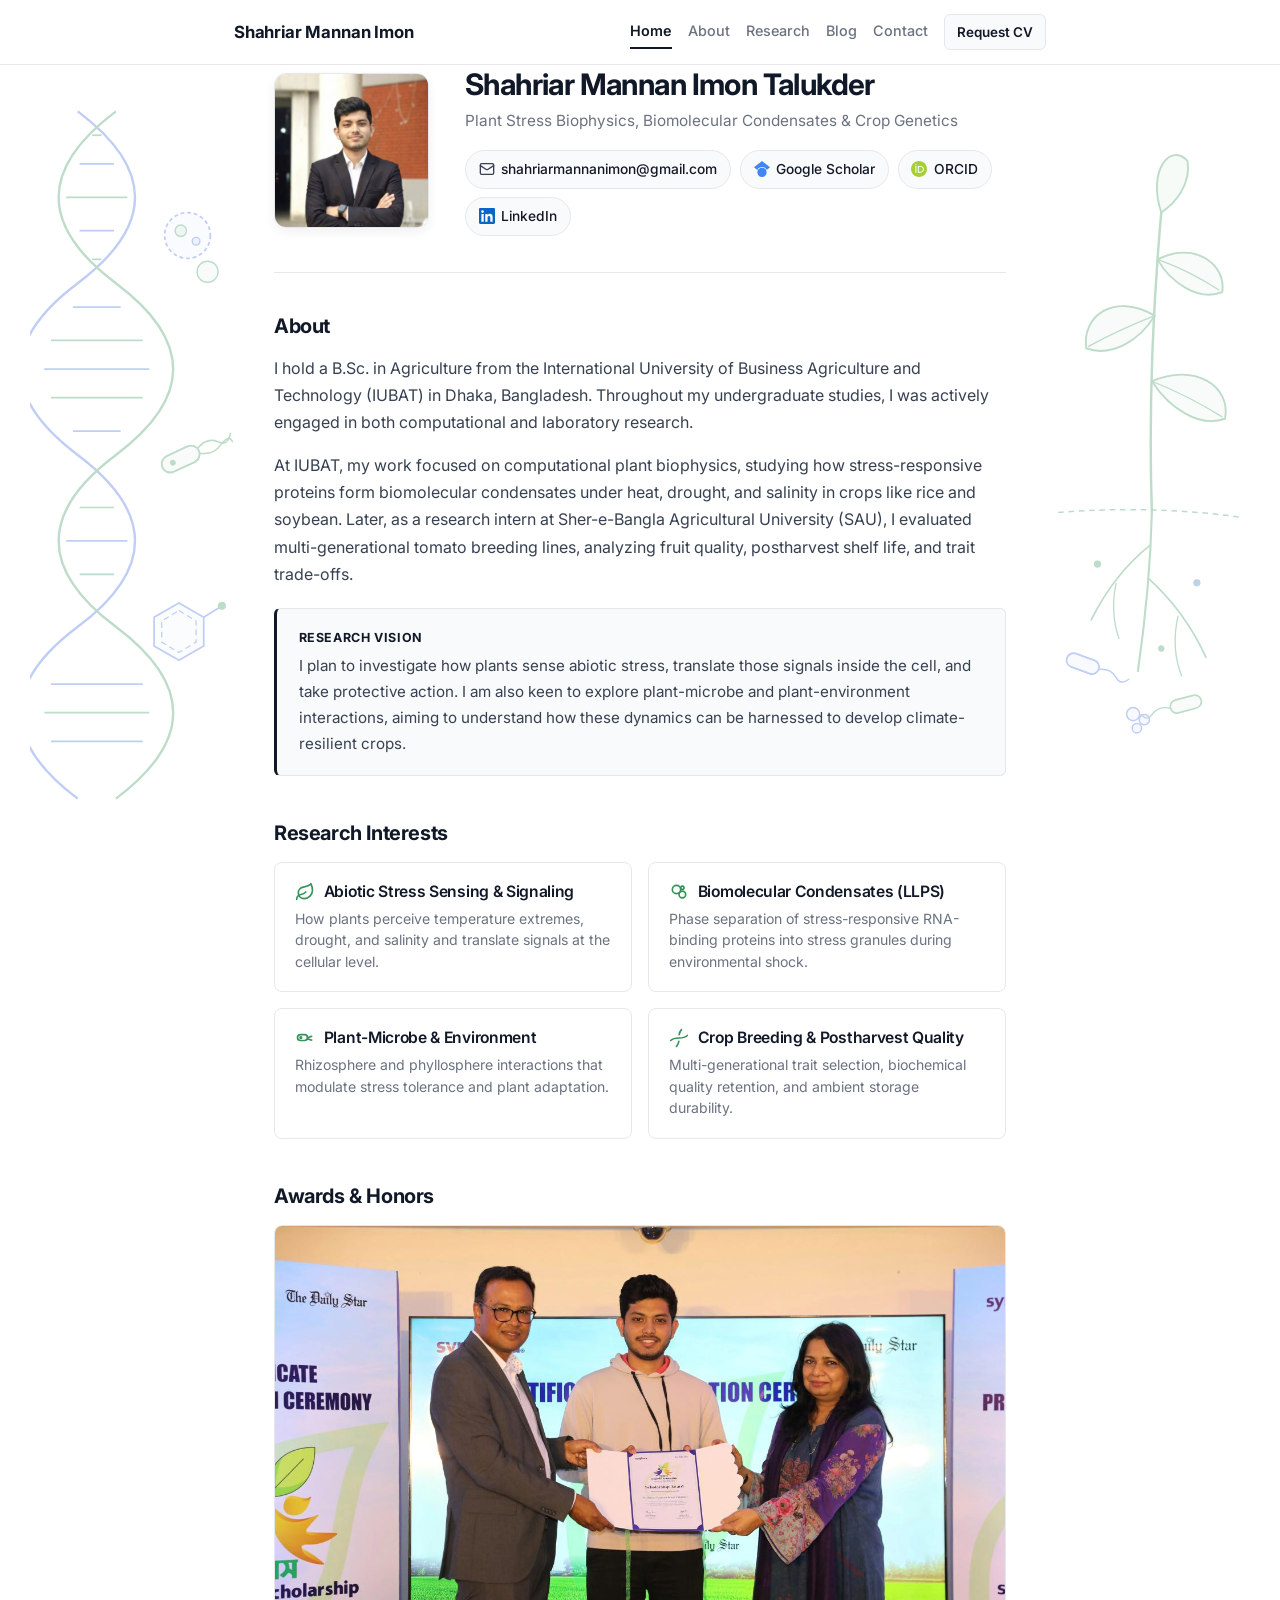
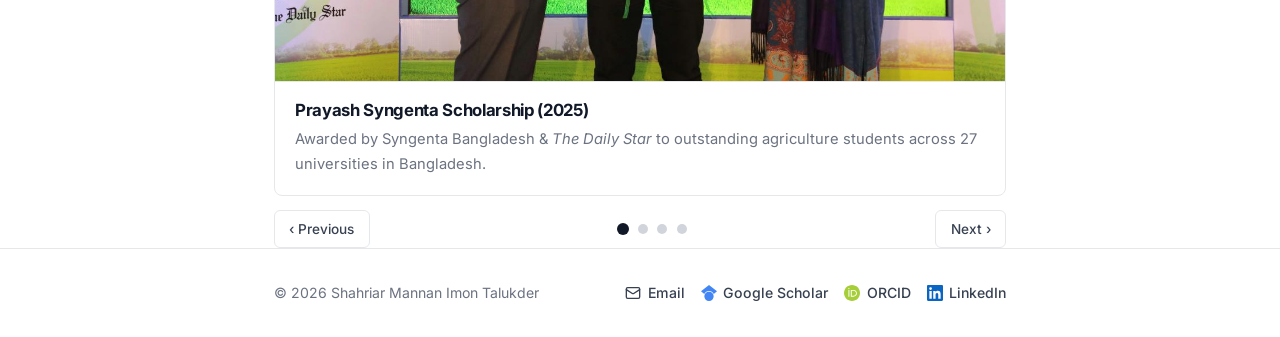
<file: index.html>
<!DOCTYPE html>
<html lang="en">
<head>
  <meta charset="UTF-8">
  <meta name="viewport" content="width=device-width, initial-scale=1.0">
  <title>Shahriar Mannan Imon Talukder | Academic Portfolio</title>
  <meta name="description" content="Official academic website of Shahriar Mannan Imon Talukder (Shahriar Mannan Imon). Researching plant stress biophysics, biomolecular condensates (LLPS), plant-microbe interactions, and crop genetics.">
  <meta name="keywords" content="Shahriar Mannan Imon Talukder, Shahriar Mannan Imon, S. M. I. Talukder, Plant Stress Biophysics, Biomolecular Condensates, LLPS, IUBAT, Sher-e-Bangla Agricultural University, Plant Biology">
  <meta name="author" content="Shahriar Mannan Imon Talukder">
  <meta name="robots" content="index, follow">
  <meta name="google-site-verification" content="oY-C24sM8zx61IRGM-REgTqrisgOfqAAWAs-rDPSShs" />
  <link rel="canonical" href="https://shahriarmimon.github.io/">

  <!-- Open Graph / Social Preview -->
  <meta property="og:type" content="profile">
  <meta property="og:title" content="Shahriar Mannan Imon Talukder | Academic Portfolio">
  <meta property="og:description" content="Plant Stress Biophysics, Biomolecular Condensates &amp; Crop Genetics.">
  <meta property="og:url" content="https://shahriarmimon.github.io/">
  <meta property="og:image" content="https://shahriarmimon.github.io/Images/pp_1_1.png">

  <!-- Google Structured Data (Schema.org Person) -->
  <script type="application/ld+json">
  {
    "@context": "https://schema.org",
    "@type": "Person",
    "name": "Shahriar Mannan Imon Talukder",
    "alternateName": ["Shahriar Mannan Imon", "S. M. I. Talukder"],
    "url": "https://shahriarmimon.github.io/",
    "image": "https://shahriarmimon.github.io/Images/pp_1_1.png",
    "email": "mailto:shahriarmannanimon@gmail.com",
    "jobTitle": "Agricultural & Plant Biophysics Researcher",
    "alumniOf": {
      "@type": "CollegeOrUniversity",
      "name": "International University of Business Agriculture and Technology (IUBAT)"
    },
    "sameAs": [
      "https://scholar.google.com/citations?user=CpcMPwgAAAAJ&hl=en",
      "https://orcid.org/0009-0002-5634-5908",
      "https://www.linkedin.com/in/shahriarmimon/"
    ]
  }
  </script>
  <link rel="icon" type="image/svg+xml" href="assets/images/favicon.svg">
  <link rel="preconnect" href="https://fonts.googleapis.com">
  <link rel="preconnect" href="https://fonts.gstatic.com" crossorigin>
  <link href="https://fonts.googleapis.com/css2?family=Inter:wght@400;500;600;700&display=swap" rel="stylesheet">
  <link rel="stylesheet" href="assets/css/style.css">
</head>
<body class="home-page">

  <!-- Subtle Background Graphics: DNA, Plants, and Microbes -->
  <div class="science-bg" aria-hidden="true">
    <!-- Left Margin: DNA Double Helix, Condensate Droplets & Phytochemical Ring -->
    <svg class="bg-left-dna" viewBox="0 0 220 760" xmlns="http://www.w3.org/2000/svg">
      <!-- DNA Strand A & B -->
      <path d="M50 20 C 130 80, 130 140, 50 200 C -30 260, -30 320, 50 380 C 130 440, 130 500, 50 560 C -30 620, -30 680, 50 740" stroke-width="2.5" stroke="#1d4ed8"/>
      <path d="M90 20 C 10 80, 10 140, 90 200 C 170 260, 170 320, 90 380 C 10 440, 10 500, 90 560 C 170 620, 170 680, 90 740" stroke-width="2.5" stroke="#15803d"/>
      <!-- Base Pair Rungs -->
      <line x1="65" y1="45" x2="75" y2="45" stroke-width="1.8" stroke="#15803d"/>
      <line x1="88" y1="75" x2="52" y2="75" stroke-width="1.8" stroke="#1d4ed8"/>
      <line x1="102" y1="110" x2="38" y2="110" stroke-width="1.8" stroke="#15803d"/>
      <line x1="88" y1="145" x2="52" y2="145" stroke-width="1.8" stroke="#1d4ed8"/>
      <line x1="65" y1="175" x2="75" y2="175" stroke-width="1.8" stroke="#15803d"/>
      <line x1="45" y1="225" x2="95" y2="225" stroke-width="1.8" stroke="#1d4ed8"/>
      <line x1="22" y1="260" x2="118" y2="260" stroke-width="1.8" stroke="#15803d"/>
      <line x1="15" y1="290" x2="125" y2="290" stroke-width="1.8" stroke="#1d4ed8"/>
      <line x1="22" y1="320" x2="118" y2="320" stroke-width="1.8" stroke="#15803d"/>
      <line x1="45" y1="355" x2="95" y2="355" stroke-width="1.8" stroke="#1d4ed8"/>
      <line x1="88" y1="435" x2="52" y2="435" stroke-width="1.8" stroke="#15803d"/>
      <line x1="102" y1="470" x2="38" y2="470" stroke-width="1.8" stroke="#1d4ed8"/>
      <line x1="88" y1="505" x2="52" y2="505" stroke-width="1.8" stroke="#15803d"/>
      <line x1="22" y1="620" x2="118" y2="620" stroke-width="1.8" stroke="#1d4ed8"/>
      <line x1="15" y1="650" x2="125" y2="650" stroke-width="1.8" stroke="#15803d"/>
      <line x1="22" y1="680" x2="118" y2="680" stroke-width="1.8" stroke="#1d4ed8"/>

      <!-- Biomolecular Condensate (LLPS) Droplets -->
      <circle cx="165" cy="150" r="24" fill="rgba(29, 78, 216, 0.08)" stroke="#1d4ed8" stroke-width="1.8" stroke-dasharray="4 3"/>
      <circle cx="158" cy="145" r="6" fill="rgba(21, 128, 61, 0.18)" stroke="#15803d" stroke-width="1.5"/>
      <circle cx="174" cy="156" r="4" fill="rgba(29, 78, 216, 0.2)" stroke="#1d4ed8" stroke-width="1.5"/>
      <circle cx="186" cy="188" r="11" fill="rgba(21, 128, 61, 0.1)" stroke="#15803d" stroke-width="1.5"/>

      <!-- Rod Microbe with Flagella -->
      <g transform="translate(135, 385) rotate(-25)">
        <rect x="0" y="0" width="42" height="18" rx="9" fill="rgba(21, 128, 61, 0.1)" stroke="#15803d" stroke-width="2"/>
        <circle cx="12" cy="9" r="2.5" fill="#15803d"/>
        <path d="M42 6 Q 56 0, 64 9 T 80 6" stroke="#15803d" stroke-width="1.6"/>
        <path d="M42 12 Q 54 20, 66 13 T 78 16" stroke="#15803d" stroke-width="1.6"/>
      </g>

      <!-- Phytochemical Hexagonal Ring -->
      <g transform="translate(130, 535)">
        <polygon points="26,0 52,15 52,45 26,60 0,45 0,15" fill="rgba(29, 78, 216, 0.06)" stroke="#1d4ed8" stroke-width="1.8"/>
        <polygon points="26,8 44,19 44,41 26,52 8,41 8,19" stroke="#1d4ed8" stroke-width="1.3" stroke-dasharray="6 4"/>
        <line x1="52" y1="15" x2="68" y2="5" stroke="#1d4ed8" stroke-width="1.8"/>
        <circle cx="71" cy="3" r="3.5" fill="#15803d" stroke="#15803d" stroke-width="1.5"/>
      </g>
    </svg>

    <!-- Right Margin: Botanical Plant Shoot, Root System & Rhizosphere Microbes -->
    <svg class="bg-right-plant-microbe" viewBox="0 0 240 780" xmlns="http://www.w3.org/2000/svg">
      <!-- Plant Main Stem -->
      <path d="M130 430 Q 125 280, 140 110" stroke="#15803d" stroke-width="2.6" stroke-linecap="round"/>
      <!-- Botanical Leaves -->
      <!-- Leaf 1 (Right) -->
      <path d="M136 160 C 175 140, 210 165, 205 195 C 180 205, 150 185, 136 160 Z" fill="rgba(21, 128, 61, 0.1)" stroke="#15803d" stroke-width="2"/>
      <path d="M136 160 Q 170 172, 202 193" stroke="#15803d" stroke-width="1.4"/>
      <!-- Leaf 2 (Left) -->
      <path d="M133 220 C 90 195, 55 220, 60 255 C 88 265, 118 245, 133 220 Z" fill="rgba(21, 128, 61, 0.1)" stroke="#15803d" stroke-width="2"/>
      <path d="M133 220 Q 95 235, 62 253" stroke="#15803d" stroke-width="1.4"/>
      <!-- Leaf 3 (Right) -->
      <path d="M130 290 C 175 270, 215 295, 208 330 C 180 340, 148 318, 130 290 Z" fill="rgba(21, 128, 61, 0.1)" stroke="#15803d" stroke-width="2"/>
      <path d="M130 290 Q 168 305, 205 328" stroke="#15803d" stroke-width="1.4"/>
      <!-- Leaf 4 (Top Shoot) -->
      <path d="M140 110 C 125 65, 150 35, 168 55 C 172 80, 155 100, 140 110 Z" fill="rgba(21, 128, 61, 0.12)" stroke="#15803d" stroke-width="2"/>

      <!-- Soil Horizon Line (Dashed) -->
      <path d="M30 430 Q 130 422, 225 435" stroke="#15803d" stroke-width="1.6" stroke-dasharray="6 5"/>

      <!-- Root System (Rhizosphere) -->
      <path d="M130 430 Q 128 510, 115 600" stroke="#15803d" stroke-width="2.2"/>
      <path d="M128 465 Q 90 495, 65 545" stroke="#15803d" stroke-width="1.8"/>
      <path d="M126 500 Q 165 535, 188 585" stroke="#15803d" stroke-width="1.8"/>
      <path d="M92 505 Q 85 535, 95 565" stroke="#15803d" stroke-width="1.4"/>
      <path d="M158 540 Q 150 575, 162 605" stroke="#15803d" stroke-width="1.4"/>

      <!-- Rhizosphere Microbes & Signaling -->
      <!-- Bacilli Microbe 1 -->
      <g transform="translate(42, 578) rotate(20)">
        <rect x="0" y="0" width="36" height="15" rx="7.5" fill="rgba(29, 78, 216, 0.1)" stroke="#1d4ed8" stroke-width="1.8"/>
        <path d="M36 7.5 Q 48 2, 56 9 T 70 6" stroke="#1d4ed8" stroke-width="1.5"/>
      </g>
      <!-- Bacilli Microbe 2 -->
      <g transform="translate(148, 632) rotate(-15)">
        <rect x="0" y="0" width="34" height="14" rx="7" fill="rgba(21, 128, 61, 0.1)" stroke="#15803d" stroke-width="1.8"/>
        <path d="M0 7 Q -12 1, -20 8 T -32 5" stroke="#15803d" stroke-width="1.5"/>
      </g>
      <!-- Cocci Cluster & Symbiotic Signaling Dots -->
      <circle cx="110" cy="645" r="7" fill="rgba(29, 78, 216, 0.12)" stroke="#1d4ed8" stroke-width="1.6"/>
      <circle cx="122" cy="651" r="5.5" fill="rgba(29, 78, 216, 0.12)" stroke="#1d4ed8" stroke-width="1.6"/>
      <circle cx="114" cy="660" r="5" fill="rgba(29, 78, 216, 0.12)" stroke="#1d4ed8" stroke-width="1.6"/>
      <!-- Signal Waves around Roots -->
      <circle cx="72" cy="485" r="3.5" fill="#15803d"/>
      <circle cx="178" cy="505" r="3.5" fill="#1d4ed8"/>
      <circle cx="140" cy="575" r="3" fill="#15803d"/>
    </svg>
  </div>

  <header class="site-header">
    <div class="container nav-wrap">
      <a href="index.html" class="site-title">Shahriar Mannan Imon</a>
      <button type="button" class="nav-toggle" aria-label="Toggle navigation" aria-expanded="false">
        <svg class="icon-menu" viewBox="0 0 24 24"><line x1="3" y1="6" x2="21" y2="6"/><line x1="3" y1="12" x2="21" y2="12"/><line x1="3" y1="18" x2="21" y2="18"/></svg>
        <svg class="icon-close" viewBox="0 0 24 24"><line x1="18" y1="6" x2="6" y2="18"/><line x1="6" y1="6" x2="18" y2="18"/></svg>
      </button>
      <nav class="site-nav" aria-label="Main navigation">
        <a href="index.html" class="active">Home</a>
        <a href="about.html">About</a>
        <a href="research.html">Research</a>
        <a href="blog.html">Blog</a>
        <a href="contact.html">Contact</a>
        <a href="mailto:shahriarmannanimon@gmail.com?subject=CV%20Request%20-%20Shahriar%20Mannan%20Imon%20Talukder&body=Dear%20Shahriar%2C%0A%0AI%20would%20like%20to%20request%20an%20updated%20copy%20of%20your%20Curriculum%20Vitae.%0A%0ABest%20regards%2C" class="btn-cv">Request CV</a>
      </nav>
    </div>
  </header>

  <main class="container">
    <!-- Profile Header -->
    <section class="profile-header">
      <img src="Images/pp_1_1.png" alt="Shahriar Mannan Imon Talukder" class="profile-photo">
      <div class="profile-info">
        <h1>Shahriar Mannan Imon Talukder</h1>
        <div class="profile-tagline">Plant Stress Biophysics, Biomolecular Condensates &amp; Crop Genetics</div>
        <div class="profile-links">
          <a href="mailto:shahriarmannanimon@gmail.com" class="pill-link">
            <img src="Images/Links/email.svg" alt="Email" class="link-icon">
            <span>shahriarmannanimon@gmail.com</span>
          </a>
          <a href="https://scholar.google.com/citations?user=CpcMPwgAAAAJ&hl=en" target="_blank" rel="noopener noreferrer" class="pill-link">
            <img src="Images/Links/google-scholar.svg" alt="Google Scholar" class="link-icon">
            <span>Google Scholar</span>
          </a>
          <a href="https://orcid.org/0009-0002-5634-5908" target="_blank" rel="noopener noreferrer" class="pill-link">
            <img src="Images/Links/orcid.svg" alt="ORCID" class="link-icon">
            <span>ORCID</span>
          </a>
          <a href="https://www.linkedin.com/in/shahriarmimon/" target="_blank" rel="noopener noreferrer" class="pill-link">
            <img src="Images/Links/linkedin.svg" alt="LinkedIn" class="link-icon">
            <span>LinkedIn</span>
          </a>
        </div>
      </div>
    </section>

    <!-- About Section -->
    <section class="section-block" style="margin-top: 0;">
      <h2 class="section-heading">About</h2>
      <p>
        I hold a B.Sc. in Agriculture from the International University of Business Agriculture and Technology (IUBAT) in Dhaka, Bangladesh. Throughout my undergraduate studies, I was actively engaged in both computational and laboratory research.
      </p>
      <p>
        At IUBAT, my work focused on computational plant biophysics, studying how stress-responsive proteins form biomolecular condensates under heat, drought, and salinity in crops like rice and soybean. Later, as a research intern at Sher-e-Bangla Agricultural University (SAU), I evaluated multi-generational tomato breeding lines, analyzing fruit quality, postharvest shelf life, and trait trade-offs.
      </p>
      <div class="vision-box">
        <div class="vision-label">Research Vision</div>
        <p>
          I plan to investigate how plants sense abiotic stress, translate those signals inside the cell, and take protective action. I am also keen to explore plant-microbe and plant-environment interactions, aiming to understand how these dynamics can be harnessed to develop climate-resilient crops.
        </p>
      </div>
    </section>

    <!-- Research Interests -->
    <section class="section-block">
      <h2 class="section-heading">Research Interests</h2>
      <div class="interests-grid">
        <div class="interest-card">
          <div class="interest-card-head">
            <svg class="interest-icon" viewBox="0 0 24 24" fill="none" stroke="currentColor" stroke-width="2" stroke-linecap="round" stroke-linejoin="round"><path d="M11 20A7 7 0 0 1 9.8 6.1C15.5 5 17 4.48 19 2c1 2 2 4.18 2 8 0 5.5-4.78 10-10 10Z"/><path d="M2 21c0-3 1.85-5.36 5.08-6C9.5 14.52 12 13 13 12"/></svg>
            <h3>Abiotic Stress Sensing &amp; Signaling</h3>
          </div>
          <p>How plants perceive temperature extremes, drought, and salinity and translate signals at the cellular level.</p>
        </div>
        <div class="interest-card">
          <div class="interest-card-head">
            <svg class="interest-icon" viewBox="0 0 24 24" fill="none" stroke="currentColor" stroke-width="2" stroke-linecap="round" stroke-linejoin="round"><circle cx="9" cy="9" r="5"/><circle cx="16" cy="15" r="4"/><circle cx="16" cy="7" r="2"/></svg>
            <h3>Biomolecular Condensates (LLPS)</h3>
          </div>
          <p>Phase separation of stress-responsive RNA-binding proteins into stress granules during environmental shock.</p>
        </div>
        <div class="interest-card">
          <div class="interest-card-head">
            <svg class="interest-icon" viewBox="0 0 24 24" fill="none" stroke="currentColor" stroke-width="2" stroke-linecap="round" stroke-linejoin="round"><rect x="3" y="8" width="12" height="7" rx="3.5"/><path d="M15 11.5c2 0 3-1.5 5-1.5"/><path d="M15 13c2 0 3 1.5 5 1.5"/><circle cx="7" cy="11.5" r="1"/></svg>
            <h3>Plant-Microbe &amp; Environment</h3>
          </div>
          <p>Rhizosphere and phyllosphere interactions that modulate stress tolerance and plant adaptation.</p>
        </div>
        <div class="interest-card">
          <div class="interest-card-head">
            <svg class="interest-icon" viewBox="0 0 24 24" fill="none" stroke="currentColor" stroke-width="2" stroke-linecap="round" stroke-linejoin="round"><path d="M2 15c6.667-6 13.333 0 20-6"/><path d="M9 22c1.798-1.998 2.518-3.995 2.807-5.993"/><path d="M15 2c-1.798 1.998-2.518 3.995-2.807 5.993"/></svg>
            <h3>Crop Breeding &amp; Postharvest Quality</h3>
          </div>
          <p>Multi-generational trait selection, biochemical quality retention, and ambient storage durability.</p>
        </div>
      </div>
    </section>

    <!-- Awards & Honors Carousel -->
    <section class="section-block">
      <h2 class="section-heading">Awards &amp; Honors</h2>
      <div class="carousel-wrapper">
        <div class="carousel-track" id="awards-track">
          <!-- Slide 1 -->
          <div class="carousel-slide">
            <div class="carousel-image-wrap">
              <img src="Images/Awards/prayash%20syngenta%20scholarship.jpg" alt="Prayash Syngenta Scholarship 2025">
            </div>
            <div class="carousel-caption">
              <h3>Prayash Syngenta Scholarship (2025)</h3>
              <p>Awarded by Syngenta Bangladesh &amp; <em>The Daily Star</em> to outstanding agriculture students across 27 universities in Bangladesh.</p>
            </div>
          </div>

          <!-- Slide 2 -->
          <div class="carousel-slide">
            <div class="carousel-image-wrap">
              <img src="Images/Awards/Champion,%20Farm%20Mechanization%20Idea.jpg" alt="Champion, Farm Mechanization Idea Competition 2025">
            </div>
            <div class="carousel-caption">
              <h3>Champion, Farm Mechanization Idea Competition (2025)</h3>
              <p>Awarded 1st place by the Bangladesh Agricultural Research Institute (BARI, FMPE Division) for the project <em>"Agri-Preservative Hub"</em>.</p>
            </div>
          </div>

          <!-- Slide 3 -->
          <div class="carousel-slide">
            <div class="carousel-image-wrap">
              <img src="Images/Awards/Academic%20Excellence%20Scholarship.jpg" alt="Academic Excellence Scholarship 2026">
            </div>
            <div class="carousel-caption">
              <h3>Academic Excellence Scholarship (2026)</h3>
              <p>Merit-based full tuition waiver awarded at IUBAT Scholars' Day for consecutive perfect semester performance.</p>
            </div>
          </div>

          <!-- Slide 4 -->
          <div class="carousel-slide">
            <div class="carousel-image-wrap">
              <img src="Images/Awards/AEA2024.jpg" alt="Academic Excellence Award 2024">
            </div>
            <div class="carousel-caption">
              <h3>Academic Excellence Award (2024)</h3>
              <p>Merit-based recognition honoring top academic standing at IUBAT Scholars' Day 2024.</p>
            </div>
          </div>
        </div>

        <div class="carousel-controls">
          <button type="button" class="carousel-btn" id="carousel-prev" aria-label="Previous award">&lsaquo; Previous</button>
          <div class="carousel-dots" role="tablist" aria-label="Award slides">
            <button type="button" class="carousel-dot active" aria-label="Slide 1"></button>
            <button type="button" class="carousel-dot" aria-label="Slide 2"></button>
            <button type="button" class="carousel-dot" aria-label="Slide 3"></button>
            <button type="button" class="carousel-dot" aria-label="Slide 4"></button>
          </div>
          <button type="button" class="carousel-btn" id="carousel-next" aria-label="Next award">Next &rsaquo;</button>
        </div>
      </div>
    </section>
  </main>

  <footer class="site-footer">
    <div class="container footer-inner">
      <div>&copy; 2026 Shahriar Mannan Imon Talukder</div>
      <div class="footer-links">
        <a href="mailto:shahriarmannanimon@gmail.com" class="icon-link">
          <img src="Images/Links/email.svg" alt="Email" class="link-icon">
          <span>Email</span>
        </a>
        <a href="https://scholar.google.com/citations?user=CpcMPwgAAAAJ&hl=en" target="_blank" rel="noopener noreferrer" class="icon-link">
          <img src="Images/Links/google-scholar.svg" alt="Google Scholar" class="link-icon">
          <span>Google Scholar</span>
        </a>
        <a href="https://orcid.org/0009-0002-5634-5908" target="_blank" rel="noopener noreferrer" class="icon-link">
          <img src="Images/Links/orcid.svg" alt="ORCID" class="link-icon">
          <span>ORCID</span>
        </a>
        <a href="https://www.linkedin.com/in/shahriarmimon/" target="_blank" rel="noopener noreferrer" class="icon-link">
          <img src="Images/Links/linkedin.svg" alt="LinkedIn" class="link-icon">
          <span>LinkedIn</span>
        </a>
      </div>
    </div>
  </footer>

  <script src="assets/js/main.js"></script>
</body>
</html>
</file>
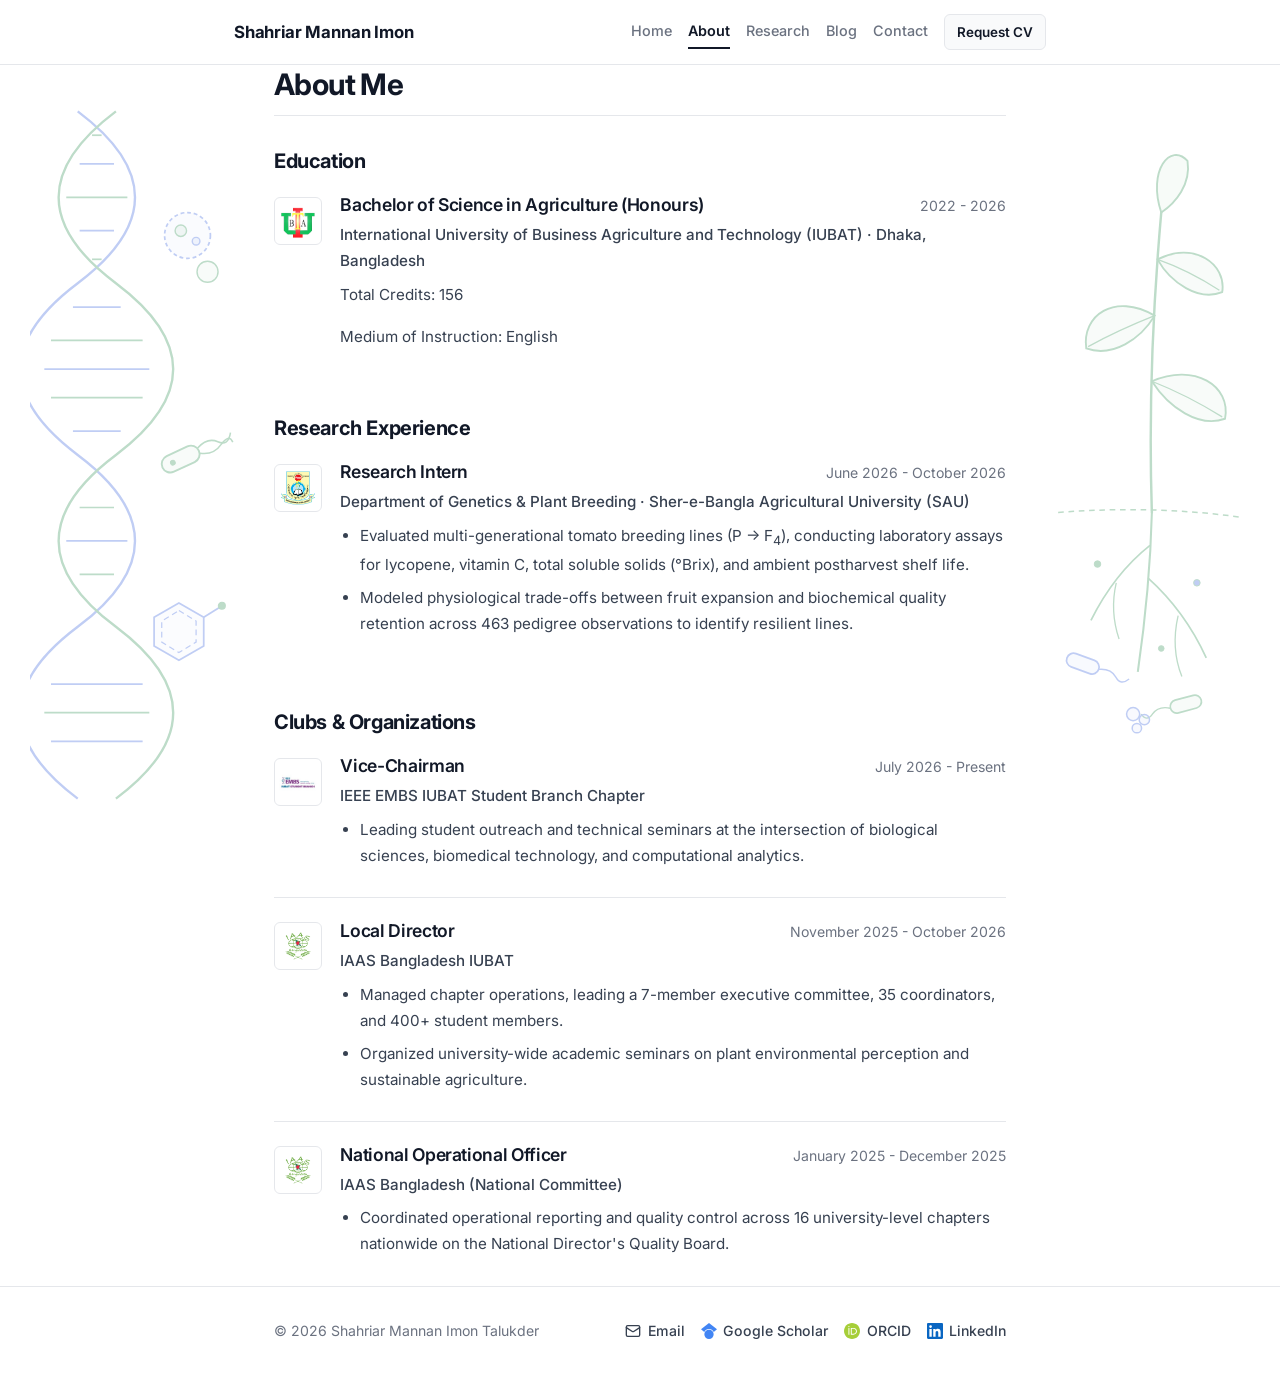
<file: about.html>
<!DOCTYPE html>
<html lang="en">
<head>
  <meta charset="UTF-8">
  <meta name="viewport" content="width=device-width, initial-scale=1.0">
  <title>About | Shahriar Mannan Imon Talukder</title>
  <meta name="description" content="Academic background, education, research appointments, and leadership roles of Shahriar Mannan Imon Talukder.">
  <link rel="icon" type="image/svg+xml" href="assets/images/favicon.svg">
  <link rel="preconnect" href="https://fonts.googleapis.com">
  <link rel="preconnect" href="https://fonts.gstatic.com" crossorigin>
  <link href="https://fonts.googleapis.com/css2?family=Inter:wght@400;500;600;700&display=swap" rel="stylesheet">
  <link rel="stylesheet" href="assets/css/style.css">
</head>
<body>

  <!-- Subtle Background Graphics: DNA, Plants, and Microbes -->
  <div class="science-bg" aria-hidden="true">
    <svg class="bg-left-dna" viewBox="0 0 220 760" xmlns="http://www.w3.org/2000/svg">
      <path d="M50 20 C 130 80, 130 140, 50 200 C -30 260, -30 320, 50 380 C 130 440, 130 500, 50 560 C -30 620, -30 680, 50 740" stroke-width="2.5" stroke="#1d4ed8"/>
      <path d="M90 20 C 10 80, 10 140, 90 200 C 170 260, 170 320, 90 380 C 10 440, 10 500, 90 560 C 170 620, 170 680, 90 740" stroke-width="2.5" stroke="#15803d"/>
      <line x1="65" y1="45" x2="75" y2="45" stroke-width="1.8" stroke="#15803d"/>
      <line x1="88" y1="75" x2="52" y2="75" stroke-width="1.8" stroke="#1d4ed8"/>
      <line x1="102" y1="110" x2="38" y2="110" stroke-width="1.8" stroke="#15803d"/>
      <line x1="88" y1="145" x2="52" y2="145" stroke-width="1.8" stroke="#1d4ed8"/>
      <line x1="65" y1="175" x2="75" y2="175" stroke-width="1.8" stroke="#15803d"/>
      <line x1="45" y1="225" x2="95" y2="225" stroke-width="1.8" stroke="#1d4ed8"/>
      <line x1="22" y1="260" x2="118" y2="260" stroke-width="1.8" stroke="#15803d"/>
      <line x1="15" y1="290" x2="125" y2="290" stroke-width="1.8" stroke="#1d4ed8"/>
      <line x1="22" y1="320" x2="118" y2="320" stroke-width="1.8" stroke="#15803d"/>
      <line x1="45" y1="355" x2="95" y2="355" stroke-width="1.8" stroke="#1d4ed8"/>
      <line x1="88" y1="435" x2="52" y2="435" stroke-width="1.8" stroke="#15803d"/>
      <line x1="102" y1="470" x2="38" y2="470" stroke-width="1.8" stroke="#1d4ed8"/>
      <line x1="88" y1="505" x2="52" y2="505" stroke-width="1.8" stroke="#15803d"/>
      <line x1="22" y1="620" x2="118" y2="620" stroke-width="1.8" stroke="#1d4ed8"/>
      <line x1="15" y1="650" x2="125" y2="650" stroke-width="1.8" stroke="#15803d"/>
      <line x1="22" y1="680" x2="118" y2="680" stroke-width="1.8" stroke="#1d4ed8"/>
      <circle cx="165" cy="150" r="24" fill="rgba(29, 78, 216, 0.08)" stroke="#1d4ed8" stroke-width="1.8" stroke-dasharray="4 3"/>
      <circle cx="158" cy="145" r="6" fill="rgba(21, 128, 61, 0.18)" stroke="#15803d" stroke-width="1.5"/>
      <circle cx="174" cy="156" r="4" fill="rgba(29, 78, 216, 0.2)" stroke="#1d4ed8" stroke-width="1.5"/>
      <circle cx="186" cy="188" r="11" fill="rgba(21, 128, 61, 0.1)" stroke="#15803d" stroke-width="1.5"/>
      <g transform="translate(135, 385) rotate(-25)">
        <rect x="0" y="0" width="42" height="18" rx="9" fill="rgba(21, 128, 61, 0.1)" stroke="#15803d" stroke-width="2"/>
        <circle cx="12" cy="9" r="2.5" fill="#15803d"/>
        <path d="M42 6 Q 56 0, 64 9 T 80 6" stroke="#15803d" stroke-width="1.6"/>
        <path d="M42 12 Q 54 20, 66 13 T 78 16" stroke="#15803d" stroke-width="1.6"/>
      </g>
      <g transform="translate(130, 535)">
        <polygon points="26,0 52,15 52,45 26,60 0,45 0,15" fill="rgba(29, 78, 216, 0.06)" stroke="#1d4ed8" stroke-width="1.8"/>
        <polygon points="26,8 44,19 44,41 26,52 8,41 8,19" stroke="#1d4ed8" stroke-width="1.3" stroke-dasharray="6 4"/>
        <line x1="52" y1="15" x2="68" y2="5" stroke="#1d4ed8" stroke-width="1.8"/>
        <circle cx="71" cy="3" r="3.5" fill="#15803d" stroke="#15803d" stroke-width="1.5"/>
      </g>
    </svg>

    <svg class="bg-right-plant-microbe" viewBox="0 0 240 780" xmlns="http://www.w3.org/2000/svg">
      <path d="M130 430 Q 125 280, 140 110" stroke="#15803d" stroke-width="2.6" stroke-linecap="round"/>
      <path d="M136 160 C 175 140, 210 165, 205 195 C 180 205, 150 185, 136 160 Z" fill="rgba(21, 128, 61, 0.1)" stroke="#15803d" stroke-width="2"/>
      <path d="M136 160 Q 170 172, 202 193" stroke="#15803d" stroke-width="1.4"/>
      <path d="M133 220 C 90 195, 55 220, 60 255 C 88 265, 118 245, 133 220 Z" fill="rgba(21, 128, 61, 0.1)" stroke="#15803d" stroke-width="2"/>
      <path d="M133 220 Q 95 235, 62 253" stroke="#15803d" stroke-width="1.4"/>
      <path d="M130 290 C 175 270, 215 295, 208 330 C 180 340, 148 318, 130 290 Z" fill="rgba(21, 128, 61, 0.1)" stroke="#15803d" stroke-width="2"/>
      <path d="M130 290 Q 168 305, 205 328" stroke="#15803d" stroke-width="1.4"/>
      <path d="M140 110 C 125 65, 150 35, 168 55 C 172 80, 155 100, 140 110 Z" fill="rgba(21, 128, 61, 0.12)" stroke="#15803d" stroke-width="2"/>
      <path d="M30 430 Q 130 422, 225 435" stroke="#15803d" stroke-width="1.6" stroke-dasharray="6 5"/>
      <path d="M130 430 Q 128 510, 115 600" stroke="#15803d" stroke-width="2.2"/>
      <path d="M128 465 Q 90 495, 65 545" stroke="#15803d" stroke-width="1.8"/>
      <path d="M126 500 Q 165 535, 188 585" stroke="#15803d" stroke-width="1.8"/>
      <path d="M92 505 Q 85 535, 95 565" stroke="#15803d" stroke-width="1.4"/>
      <path d="M158 540 Q 150 575, 162 605" stroke="#15803d" stroke-width="1.4"/>
      <g transform="translate(42, 578) rotate(20)">
        <rect x="0" y="0" width="36" height="15" rx="7.5" fill="rgba(29, 78, 216, 0.1)" stroke="#1d4ed8" stroke-width="1.8"/>
        <path d="M36 7.5 Q 48 2, 56 9 T 70 6" stroke="#1d4ed8" stroke-width="1.5"/>
      </g>
      <g transform="translate(148, 632) rotate(-15)">
        <rect x="0" y="0" width="34" height="14" rx="7" fill="rgba(21, 128, 61, 0.1)" stroke="#15803d" stroke-width="1.8"/>
        <path d="M0 7 Q -12 1, -20 8 T -32 5" stroke="#15803d" stroke-width="1.5"/>
      </g>
      <circle cx="110" cy="645" r="7" fill="rgba(29, 78, 216, 0.12)" stroke="#1d4ed8" stroke-width="1.6"/>
      <circle cx="122" cy="651" r="5.5" fill="rgba(29, 78, 216, 0.12)" stroke="#1d4ed8" stroke-width="1.6"/>
      <circle cx="114" cy="660" r="5" fill="rgba(29, 78, 216, 0.12)" stroke="#1d4ed8" stroke-width="1.6"/>
      <circle cx="72" cy="485" r="3.5" fill="#15803d"/>
      <circle cx="178" cy="505" r="3.5" fill="#1d4ed8"/>
      <circle cx="140" cy="575" r="3" fill="#15803d"/>
    </svg>
  </div>

  <header class="site-header">
    <div class="container nav-wrap">
      <a href="index.html" class="site-title">Shahriar Mannan Imon</a>
      <button type="button" class="nav-toggle" aria-label="Toggle navigation" aria-expanded="false">
        <svg class="icon-menu" viewBox="0 0 24 24"><line x1="3" y1="6" x2="21" y2="6"/><line x1="3" y1="12" x2="21" y2="12"/><line x1="3" y1="18" x2="21" y2="18"/></svg>
        <svg class="icon-close" viewBox="0 0 24 24"><line x1="18" y1="6" x2="6" y2="18"/><line x1="6" y1="6" x2="18" y2="18"/></svg>
      </button>
      <nav class="site-nav" aria-label="Main navigation">
        <a href="index.html">Home</a>
        <a href="about.html" class="active">About</a>
        <a href="research.html">Research</a>
        <a href="blog.html">Blog</a>
        <a href="contact.html">Contact</a>
        <a href="mailto:shahriarmannanimon@gmail.com?subject=CV%20Request%20-%20Shahriar%20Mannan%20Imon%20Talukder&body=Dear%20Shahriar%2C%0A%0AI%20would%20like%20to%20request%20an%20updated%20copy%20of%20your%20Curriculum%20Vitae.%0A%0ABest%20regards%2C" class="btn-cv">Request CV</a>
      </nav>
    </div>
  </header>

  <main class="container">
    <h1 class="page-title">About Me</h1>

    <!-- Section 1: Education -->
    <section class="section-block" style="margin-top: 0;">
      <h2 class="section-heading">Education</h2>
      <div class="item-card">
        <div class="org-row">
          <img src="Images/IUBAT2.png" alt="IUBAT Logo" class="org-logo">
          <div class="org-content">
            <div class="item-header">
              <h3 class="item-title">Bachelor of Science in Agriculture (Honours)</h3>
              <span class="item-meta">2022 - 2026</span>
            </div>
            <div class="item-subtitle">International University of Business Agriculture and Technology (IUBAT) &middot; Dhaka, Bangladesh</div>
            <div class="item-desc">
              <p>Total Credits: 156</p>
              <p>Medium of Instruction: English</p>
            </div>
          </div>
        </div>
      </div>
    </section>

    <!-- Section 2: Research Experience -->
    <section class="section-block">
      <h2 class="section-heading">Research Experience</h2>
      <div class="item-card">
        <div class="org-row">
          <img src="Images/sher-e-bangla-agricultural-university-logo-png_seeklogo-644983.png" alt="Sher-e-Bangla Agricultural University Logo" class="org-logo">
          <div class="org-content">
            <div class="item-header">
              <h3 class="item-title">Research Intern</h3>
              <span class="item-meta">June 2026 - October 2026</span>
            </div>
            <div class="item-subtitle">Department of Genetics &amp; Plant Breeding &middot; Sher-e-Bangla Agricultural University (SAU)</div>
            <div class="item-desc">
              <ul class="simple-list">
                <li>Evaluated multi-generational tomato breeding lines (P &rarr; F<sub>4</sub>), conducting laboratory assays for lycopene, vitamin C, total soluble solids (&deg;Brix), and ambient postharvest shelf life.</li>
                <li>Modeled physiological trade-offs between fruit expansion and biochemical quality retention across 463 pedigree observations to identify resilient lines.</li>
              </ul>
            </div>
          </div>
        </div>
      </div>
    </section>

    <!-- Section 3: Clubs & Leadership -->
    <section class="section-block">
      <h2 class="section-heading">Clubs &amp; Organizations</h2>

      <!-- Role 1 -->
      <div class="item-card">
        <div class="org-row">
          <img src="Images/ieee_embs_iubat_logo.jpg" alt="IEEE EMBS IUBAT Logo" class="org-logo">
          <div class="org-content">
            <div class="item-header">
              <h3 class="item-title">Vice-Chairman</h3>
              <span class="item-meta">July 2026 - Present</span>
            </div>
            <div class="item-subtitle">IEEE EMBS IUBAT Student Branch Chapter</div>
            <div class="item-desc">
              <ul class="simple-list">
                <li>Leading student outreach and technical seminars at the intersection of biological sciences, biomedical technology, and computational analytics.</li>
              </ul>
            </div>
          </div>
        </div>
      </div>

      <!-- Role 2 -->
      <div class="item-card">
        <div class="org-row">
          <img src="Images/iaasbd%20sq-01.png" alt="IAAS Bangladesh Logo" class="org-logo">
          <div class="org-content">
            <div class="item-header">
              <h3 class="item-title">Local Director</h3>
              <span class="item-meta">November 2025 - October 2026</span>
            </div>
            <div class="item-subtitle">IAAS Bangladesh IUBAT</div>
            <div class="item-desc">
              <ul class="simple-list">
                <li>Managed chapter operations, leading a 7-member executive committee, 35 coordinators, and 400+ student members.</li>
                <li>Organized university-wide academic seminars on plant environmental perception and sustainable agriculture.</li>
              </ul>
            </div>
          </div>
        </div>
      </div>

      <!-- Role 3 -->
      <div class="item-card">
        <div class="org-row">
          <img src="Images/iaasbd%20sq-01.png" alt="IAAS Bangladesh Logo" class="org-logo">
          <div class="org-content">
            <div class="item-header">
              <h3 class="item-title">National Operational Officer</h3>
              <span class="item-meta">January 2025 - December 2025</span>
            </div>
            <div class="item-subtitle">IAAS Bangladesh (National Committee)</div>
            <div class="item-desc">
              <ul class="simple-list">
                <li>Coordinated operational reporting and quality control across 16 university-level chapters nationwide on the National Director's Quality Board.</li>
              </ul>
            </div>
          </div>
        </div>
      </div>
    </section>
  </main>

  <footer class="site-footer">
    <div class="container footer-inner">
      <div>&copy; 2026 Shahriar Mannan Imon Talukder</div>
      <div class="footer-links">
        <a href="mailto:shahriarmannanimon@gmail.com" class="icon-link">
          <img src="Images/Links/email.svg" alt="Email" class="link-icon">
          <span>Email</span>
        </a>
        <a href="https://scholar.google.com/citations?user=CpcMPwgAAAAJ&hl=en" target="_blank" rel="noopener noreferrer" class="icon-link">
          <img src="Images/Links/google-scholar.svg" alt="Google Scholar" class="link-icon">
          <span>Google Scholar</span>
        </a>
        <a href="https://orcid.org/0009-0002-5634-5908" target="_blank" rel="noopener noreferrer" class="icon-link">
          <img src="Images/Links/orcid.svg" alt="ORCID" class="link-icon">
          <span>ORCID</span>
        </a>
        <a href="https://www.linkedin.com/in/shahriarmimon/" target="_blank" rel="noopener noreferrer" class="icon-link">
          <img src="Images/Links/linkedin.svg" alt="LinkedIn" class="link-icon">
          <span>LinkedIn</span>
        </a>
      </div>
    </div>
  </footer>

  <script src="assets/js/main.js"></script>
</body>
</html>
</file>
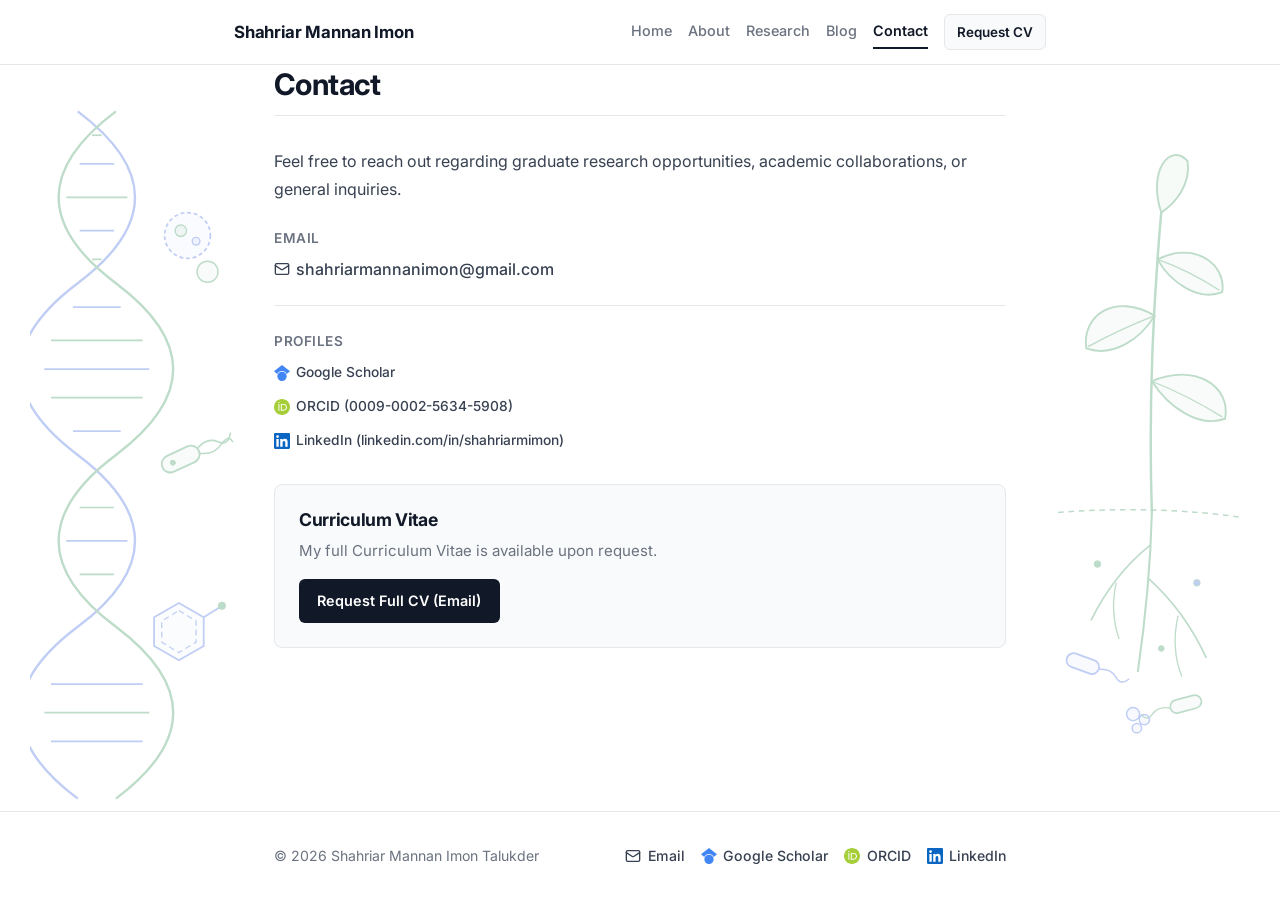
<file: contact.html>
<!DOCTYPE html>
<html lang="en">
<head>
  <meta charset="UTF-8">
  <meta name="viewport" content="width=device-width, initial-scale=1.0">
  <title>Contact | Shahriar Mannan Imon Talukder</title>
  <meta name="description" content="Contact Shahriar Mannan Imon Talukder or request a copy of his Curriculum Vitae.">
  <link rel="icon" type="image/svg+xml" href="assets/images/favicon.svg">
  <link rel="preconnect" href="https://fonts.googleapis.com">
  <link rel="preconnect" href="https://fonts.gstatic.com" crossorigin>
  <link href="https://fonts.googleapis.com/css2?family=Inter:wght@400;500;600;700&display=swap" rel="stylesheet">
  <link rel="stylesheet" href="assets/css/style.css">
</head>
<body>

  <!-- Subtle Background Graphics: DNA, Plants, and Microbes -->
  <div class="science-bg" aria-hidden="true">
    <svg class="bg-left-dna" viewBox="0 0 220 760" xmlns="http://www.w3.org/2000/svg">
      <path d="M50 20 C 130 80, 130 140, 50 200 C -30 260, -30 320, 50 380 C 130 440, 130 500, 50 560 C -30 620, -30 680, 50 740" stroke-width="2.5" stroke="#1d4ed8"/>
      <path d="M90 20 C 10 80, 10 140, 90 200 C 170 260, 170 320, 90 380 C 10 440, 10 500, 90 560 C 170 620, 170 680, 90 740" stroke-width="2.5" stroke="#15803d"/>
      <line x1="65" y1="45" x2="75" y2="45" stroke-width="1.8" stroke="#15803d"/>
      <line x1="88" y1="75" x2="52" y2="75" stroke-width="1.8" stroke="#1d4ed8"/>
      <line x1="102" y1="110" x2="38" y2="110" stroke-width="1.8" stroke="#15803d"/>
      <line x1="88" y1="145" x2="52" y2="145" stroke-width="1.8" stroke="#1d4ed8"/>
      <line x1="65" y1="175" x2="75" y2="175" stroke-width="1.8" stroke="#15803d"/>
      <line x1="45" y1="225" x2="95" y2="225" stroke-width="1.8" stroke="#1d4ed8"/>
      <line x1="22" y1="260" x2="118" y2="260" stroke-width="1.8" stroke="#15803d"/>
      <line x1="15" y1="290" x2="125" y2="290" stroke-width="1.8" stroke="#1d4ed8"/>
      <line x1="22" y1="320" x2="118" y2="320" stroke-width="1.8" stroke="#15803d"/>
      <line x1="45" y1="355" x2="95" y2="355" stroke-width="1.8" stroke="#1d4ed8"/>
      <line x1="88" y1="435" x2="52" y2="435" stroke-width="1.8" stroke="#15803d"/>
      <line x1="102" y1="470" x2="38" y2="470" stroke-width="1.8" stroke="#1d4ed8"/>
      <line x1="88" y1="505" x2="52" y2="505" stroke-width="1.8" stroke="#15803d"/>
      <line x1="22" y1="620" x2="118" y2="620" stroke-width="1.8" stroke="#1d4ed8"/>
      <line x1="15" y1="650" x2="125" y2="650" stroke-width="1.8" stroke="#15803d"/>
      <line x1="22" y1="680" x2="118" y2="680" stroke-width="1.8" stroke="#1d4ed8"/>
      <circle cx="165" cy="150" r="24" fill="rgba(29, 78, 216, 0.08)" stroke="#1d4ed8" stroke-width="1.8" stroke-dasharray="4 3"/>
      <circle cx="158" cy="145" r="6" fill="rgba(21, 128, 61, 0.18)" stroke="#15803d" stroke-width="1.5"/>
      <circle cx="174" cy="156" r="4" fill="rgba(29, 78, 216, 0.2)" stroke="#1d4ed8" stroke-width="1.5"/>
      <circle cx="186" cy="188" r="11" fill="rgba(21, 128, 61, 0.1)" stroke="#15803d" stroke-width="1.5"/>
      <g transform="translate(135, 385) rotate(-25)">
        <rect x="0" y="0" width="42" height="18" rx="9" fill="rgba(21, 128, 61, 0.1)" stroke="#15803d" stroke-width="2"/>
        <circle cx="12" cy="9" r="2.5" fill="#15803d"/>
        <path d="M42 6 Q 56 0, 64 9 T 80 6" stroke="#15803d" stroke-width="1.6"/>
        <path d="M42 12 Q 54 20, 66 13 T 78 16" stroke="#15803d" stroke-width="1.6"/>
      </g>
      <g transform="translate(130, 535)">
        <polygon points="26,0 52,15 52,45 26,60 0,45 0,15" fill="rgba(29, 78, 216, 0.06)" stroke="#1d4ed8" stroke-width="1.8"/>
        <polygon points="26,8 44,19 44,41 26,52 8,41 8,19" stroke="#1d4ed8" stroke-width="1.3" stroke-dasharray="6 4"/>
        <line x1="52" y1="15" x2="68" y2="5" stroke="#1d4ed8" stroke-width="1.8"/>
        <circle cx="71" cy="3" r="3.5" fill="#15803d" stroke="#15803d" stroke-width="1.5"/>
      </g>
    </svg>

    <svg class="bg-right-plant-microbe" viewBox="0 0 240 780" xmlns="http://www.w3.org/2000/svg">
      <path d="M130 430 Q 125 280, 140 110" stroke="#15803d" stroke-width="2.6" stroke-linecap="round"/>
      <path d="M136 160 C 175 140, 210 165, 205 195 C 180 205, 150 185, 136 160 Z" fill="rgba(21, 128, 61, 0.1)" stroke="#15803d" stroke-width="2"/>
      <path d="M136 160 Q 170 172, 202 193" stroke="#15803d" stroke-width="1.4"/>
      <path d="M133 220 C 90 195, 55 220, 60 255 C 88 265, 118 245, 133 220 Z" fill="rgba(21, 128, 61, 0.1)" stroke="#15803d" stroke-width="2"/>
      <path d="M133 220 Q 95 235, 62 253" stroke="#15803d" stroke-width="1.4"/>
      <path d="M130 290 C 175 270, 215 295, 208 330 C 180 340, 148 318, 130 290 Z" fill="rgba(21, 128, 61, 0.1)" stroke="#15803d" stroke-width="2"/>
      <path d="M130 290 Q 168 305, 205 328" stroke="#15803d" stroke-width="1.4"/>
      <path d="M140 110 C 125 65, 150 35, 168 55 C 172 80, 155 100, 140 110 Z" fill="rgba(21, 128, 61, 0.12)" stroke="#15803d" stroke-width="2"/>
      <path d="M30 430 Q 130 422, 225 435" stroke="#15803d" stroke-width="1.6" stroke-dasharray="6 5"/>
      <path d="M130 430 Q 128 510, 115 600" stroke="#15803d" stroke-width="2.2"/>
      <path d="M128 465 Q 90 495, 65 545" stroke="#15803d" stroke-width="1.8"/>
      <path d="M126 500 Q 165 535, 188 585" stroke="#15803d" stroke-width="1.8"/>
      <path d="M92 505 Q 85 535, 95 565" stroke="#15803d" stroke-width="1.4"/>
      <path d="M158 540 Q 150 575, 162 605" stroke="#15803d" stroke-width="1.4"/>
      <g transform="translate(42, 578) rotate(20)">
        <rect x="0" y="0" width="36" height="15" rx="7.5" fill="rgba(29, 78, 216, 0.1)" stroke="#1d4ed8" stroke-width="1.8"/>
        <path d="M36 7.5 Q 48 2, 56 9 T 70 6" stroke="#1d4ed8" stroke-width="1.5"/>
      </g>
      <g transform="translate(148, 632) rotate(-15)">
        <rect x="0" y="0" width="34" height="14" rx="7" fill="rgba(21, 128, 61, 0.1)" stroke="#15803d" stroke-width="1.8"/>
        <path d="M0 7 Q -12 1, -20 8 T -32 5" stroke="#15803d" stroke-width="1.5"/>
      </g>
      <circle cx="110" cy="645" r="7" fill="rgba(29, 78, 216, 0.12)" stroke="#1d4ed8" stroke-width="1.6"/>
      <circle cx="122" cy="651" r="5.5" fill="rgba(29, 78, 216, 0.12)" stroke="#1d4ed8" stroke-width="1.6"/>
      <circle cx="114" cy="660" r="5" fill="rgba(29, 78, 216, 0.12)" stroke="#1d4ed8" stroke-width="1.6"/>
      <circle cx="72" cy="485" r="3.5" fill="#15803d"/>
      <circle cx="178" cy="505" r="3.5" fill="#1d4ed8"/>
      <circle cx="140" cy="575" r="3" fill="#15803d"/>
    </svg>
  </div>

  <header class="site-header">
    <div class="container nav-wrap">
      <a href="index.html" class="site-title">Shahriar Mannan Imon</a>
      <button type="button" class="nav-toggle" aria-label="Toggle navigation" aria-expanded="false">
        <svg class="icon-menu" viewBox="0 0 24 24"><line x1="3" y1="6" x2="21" y2="6"/><line x1="3" y1="12" x2="21" y2="12"/><line x1="3" y1="18" x2="21" y2="18"/></svg>
        <svg class="icon-close" viewBox="0 0 24 24"><line x1="18" y1="6" x2="6" y2="18"/><line x1="6" y1="6" x2="18" y2="18"/></svg>
      </button>
      <nav class="site-nav" aria-label="Main navigation">
        <a href="index.html">Home</a>
        <a href="about.html">About</a>
        <a href="research.html">Research</a>
        <a href="blog.html">Blog</a>
        <a href="contact.html" class="active">Contact</a>
        <a href="mailto:shahriarmannanimon@gmail.com?subject=CV%20Request%20-%20Shahriar%20Mannan%20Imon%20Talukder&body=Dear%20Shahriar%2C%0A%0AI%20would%20like%20to%20request%20an%20updated%20copy%20of%20your%20Curriculum%20Vitae.%0A%0ABest%20regards%2C" class="btn-cv">Request CV</a>
      </nav>
    </div>
  </header>

  <main class="container">
    <h1 class="page-title">Contact</h1>

    <p>
      Feel free to reach out regarding graduate research opportunities, academic collaborations, or general inquiries.
    </p>

    <div class="contact-grid">
      <div class="contact-row">
        <div class="contact-label">Email</div>
        <div style="margin-top: 0.35rem;">
          <a href="mailto:shahriarmannanimon@gmail.com" class="icon-link">
            <img src="Images/Links/email.svg" alt="Email" class="link-icon">
            <span>shahriarmannanimon@gmail.com</span>
          </a>
        </div>
      </div>

      <div class="contact-row" style="border-bottom: none; padding-bottom: 0;">
        <div class="contact-label">Profiles</div>
        <div class="profile-links" style="margin-top: 0.5rem; flex-direction: column; align-items: flex-start; gap: 0.65rem;">
          <a href="https://scholar.google.com/citations?user=CpcMPwgAAAAJ&hl=en" target="_blank" rel="noopener noreferrer" class="icon-link">
            <img src="Images/Links/google-scholar.svg" alt="Google Scholar" class="link-icon">
            <span>Google Scholar</span>
          </a>
          <a href="https://orcid.org/0009-0002-5634-5908" target="_blank" rel="noopener noreferrer" class="icon-link">
            <img src="Images/Links/orcid.svg" alt="ORCID" class="link-icon">
            <span>ORCID (0009-0002-5634-5908)</span>
          </a>
          <a href="https://www.linkedin.com/in/shahriarmimon/" target="_blank" rel="noopener noreferrer" class="icon-link">
            <img src="Images/Links/linkedin.svg" alt="LinkedIn" class="link-icon">
            <span>LinkedIn (linkedin.com/in/shahriarmimon)</span>
          </a>
        </div>
      </div>
    </div>

    <div class="cv-box">
      <h2>Curriculum Vitae</h2>
      <p>My full Curriculum Vitae is available upon request.</p>
      <a href="mailto:shahriarmannanimon@gmail.com?subject=CV%20Request%20-%20Shahriar%20Mannan%20Imon%20Talukder&body=Dear%20Shahriar%2C%0A%0AI%20would%20like%20to%20request%20an%20updated%20copy%20of%20your%20Curriculum%20Vitae.%0A%0ABest%20regards%2C" class="btn-primary">Request Full CV (Email)</a>
    </div>
  </main>

  <footer class="site-footer">
    <div class="container footer-inner">
      <div>&copy; 2026 Shahriar Mannan Imon Talukder</div>
      <div class="footer-links">
        <a href="mailto:shahriarmannanimon@gmail.com" class="icon-link">
          <img src="Images/Links/email.svg" alt="Email" class="link-icon">
          <span>Email</span>
        </a>
        <a href="https://scholar.google.com/citations?user=CpcMPwgAAAAJ&hl=en" target="_blank" rel="noopener noreferrer" class="icon-link">
          <img src="Images/Links/google-scholar.svg" alt="Google Scholar" class="link-icon">
          <span>Google Scholar</span>
        </a>
        <a href="https://orcid.org/0009-0002-5634-5908" target="_blank" rel="noopener noreferrer" class="icon-link">
          <img src="Images/Links/orcid.svg" alt="ORCID" class="link-icon">
          <span>ORCID</span>
        </a>
        <a href="https://www.linkedin.com/in/shahriarmimon/" target="_blank" rel="noopener noreferrer" class="icon-link">
          <img src="Images/Links/linkedin.svg" alt="LinkedIn" class="link-icon">
          <span>LinkedIn</span>
        </a>
      </div>
    </div>
  </footer>

  <script src="assets/js/main.js"></script>
</body>
</html>
</file>
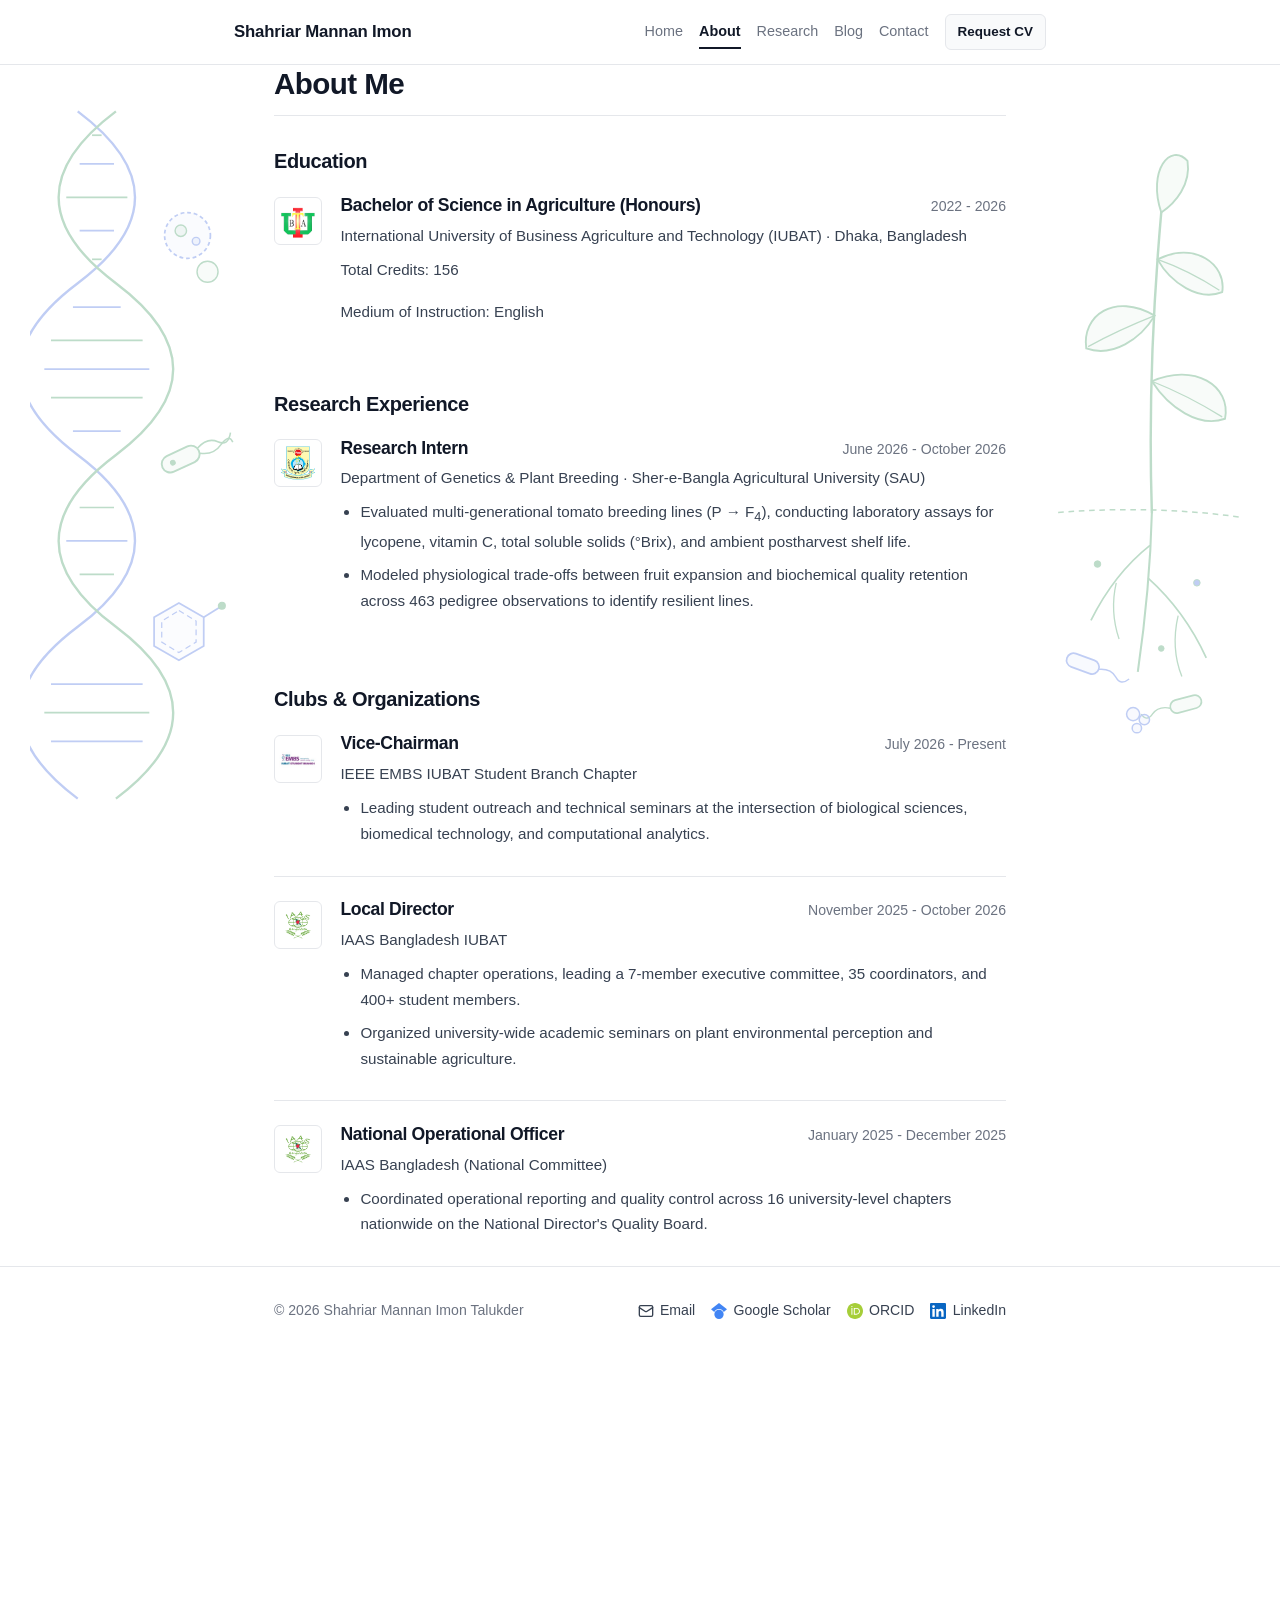
<file: education.html>
<!DOCTYPE html>
<html lang="en">
<head>
  <meta charset="UTF-8">
  <meta http-equiv="refresh" content="0; url=about.html">
  <link rel="canonical" href="https://shahriarmimon.github.io/about.html">
  <title>Redirecting to About...</title>
</head>
<body>
  <p>This page has moved to <a href="about.html">About</a>. Redirecting...</p>
</body>
</html>
</file>
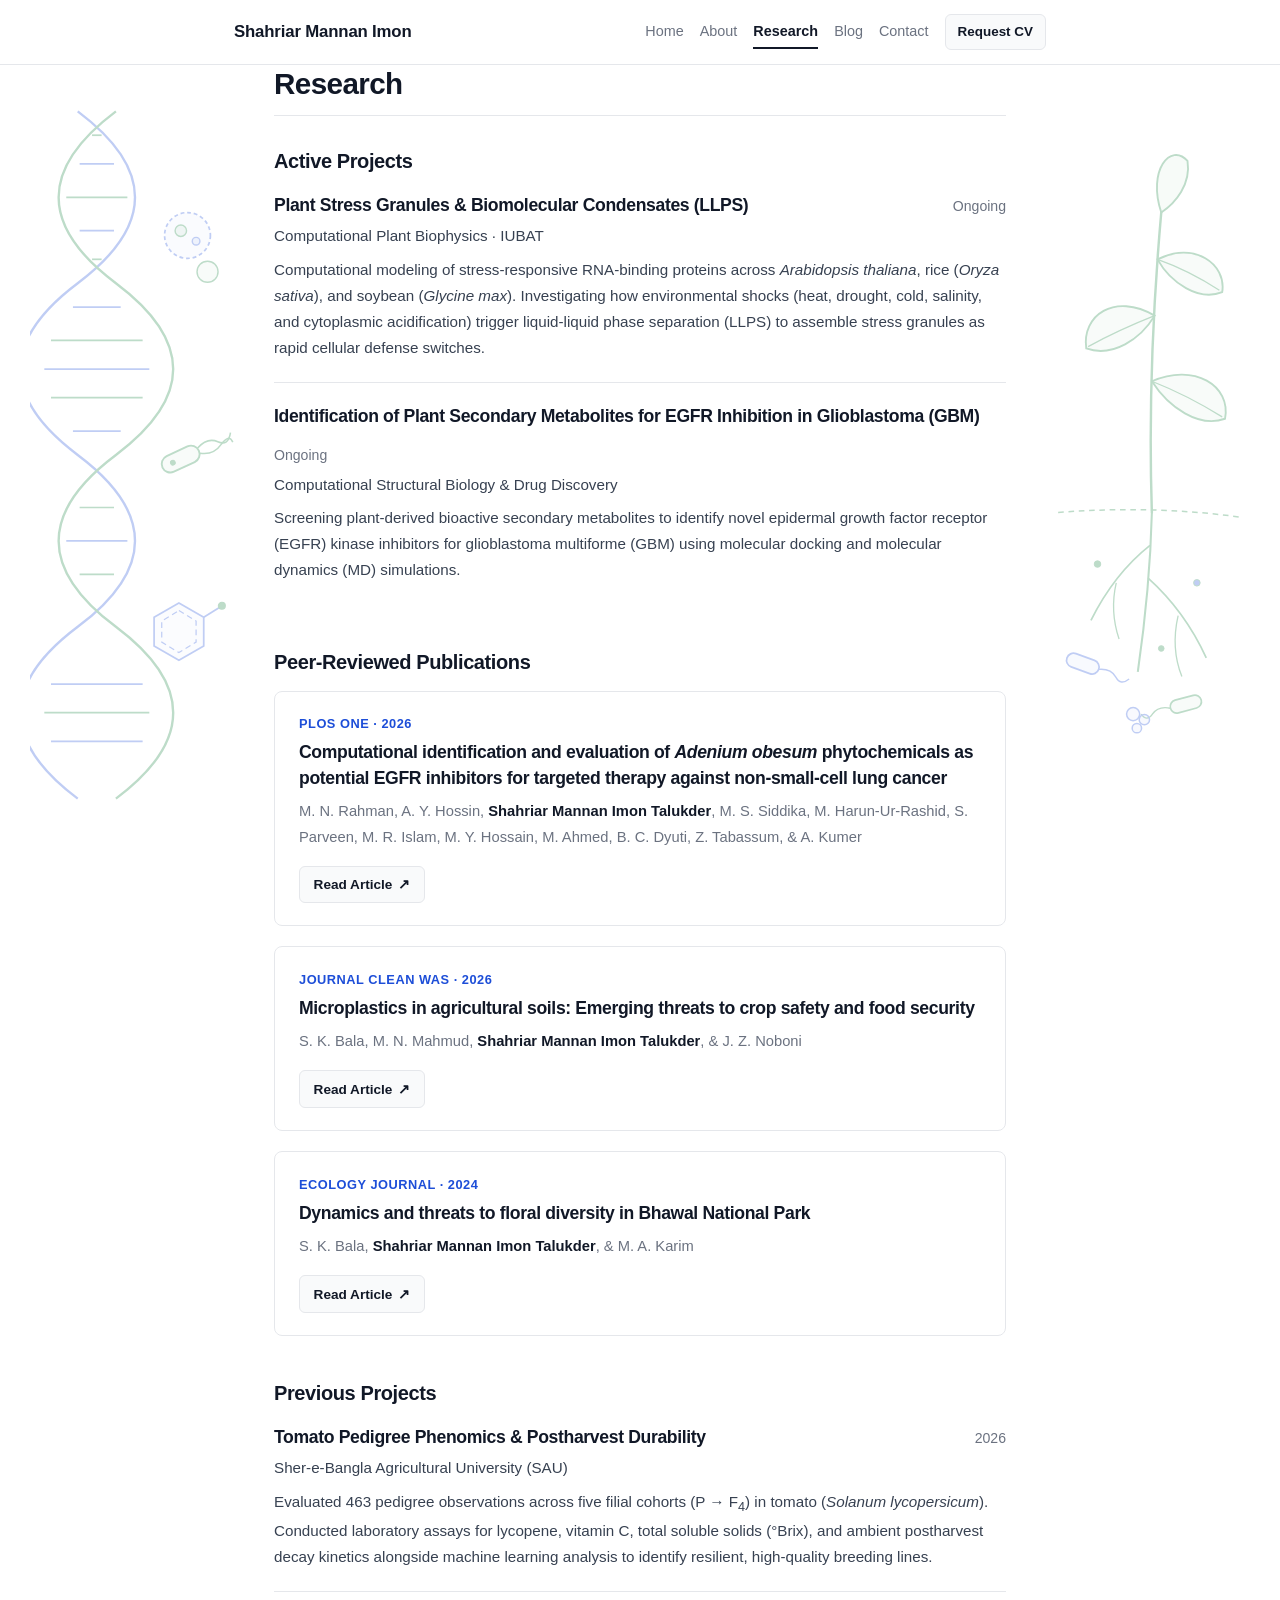
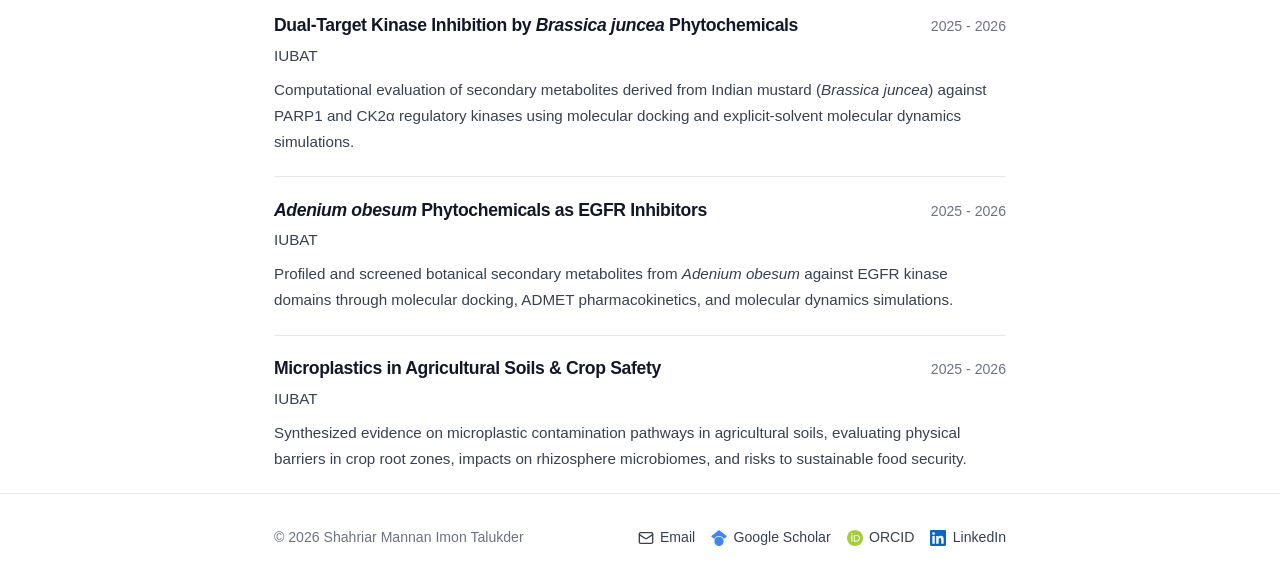
<file: projects.html>
<!DOCTYPE html>
<html lang="en">
<head>
  <meta charset="UTF-8">
  <meta http-equiv="refresh" content="0; url=research.html">
  <link rel="canonical" href="https://shahriarmimon.github.io/research.html">
  <title>Redirecting to Research...</title>
</head>
<body>
  <p>This page has moved to <a href="research.html">Research</a>. Redirecting...</p>
</body>
</html>
</file>
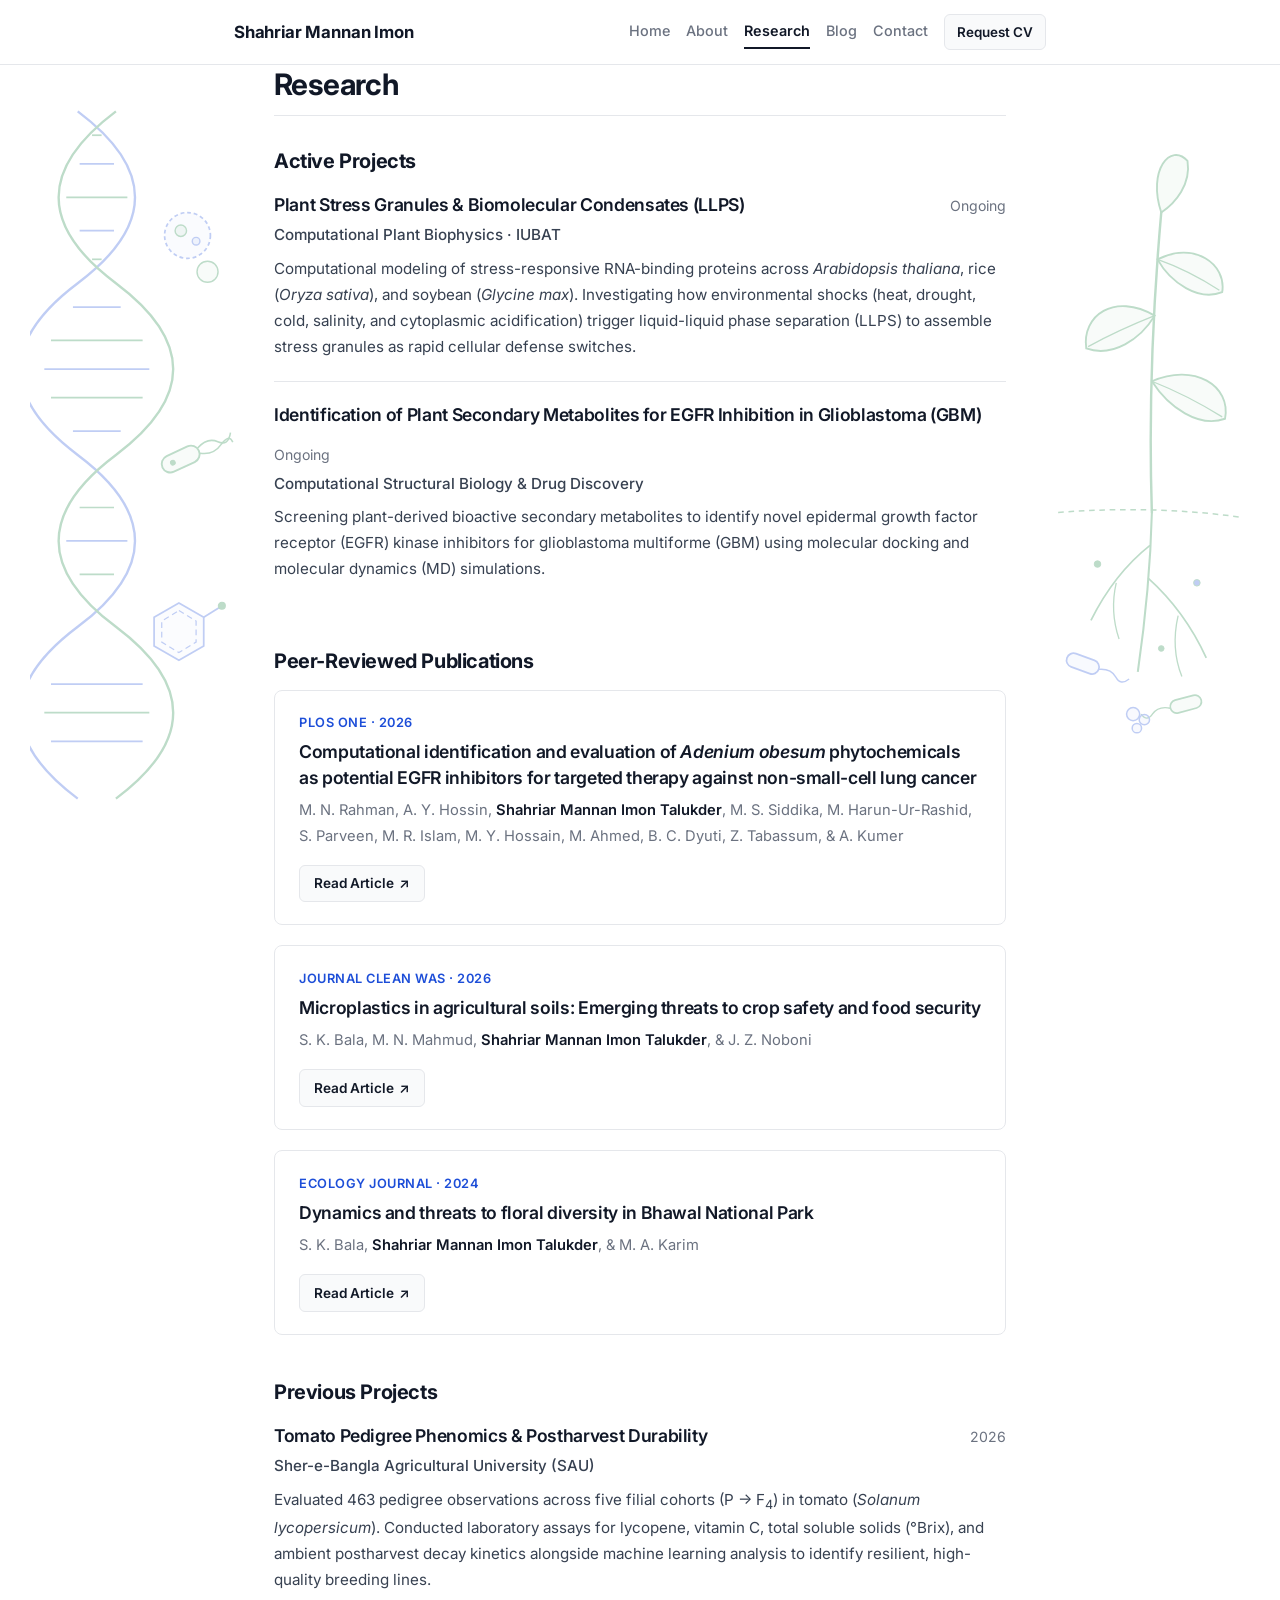
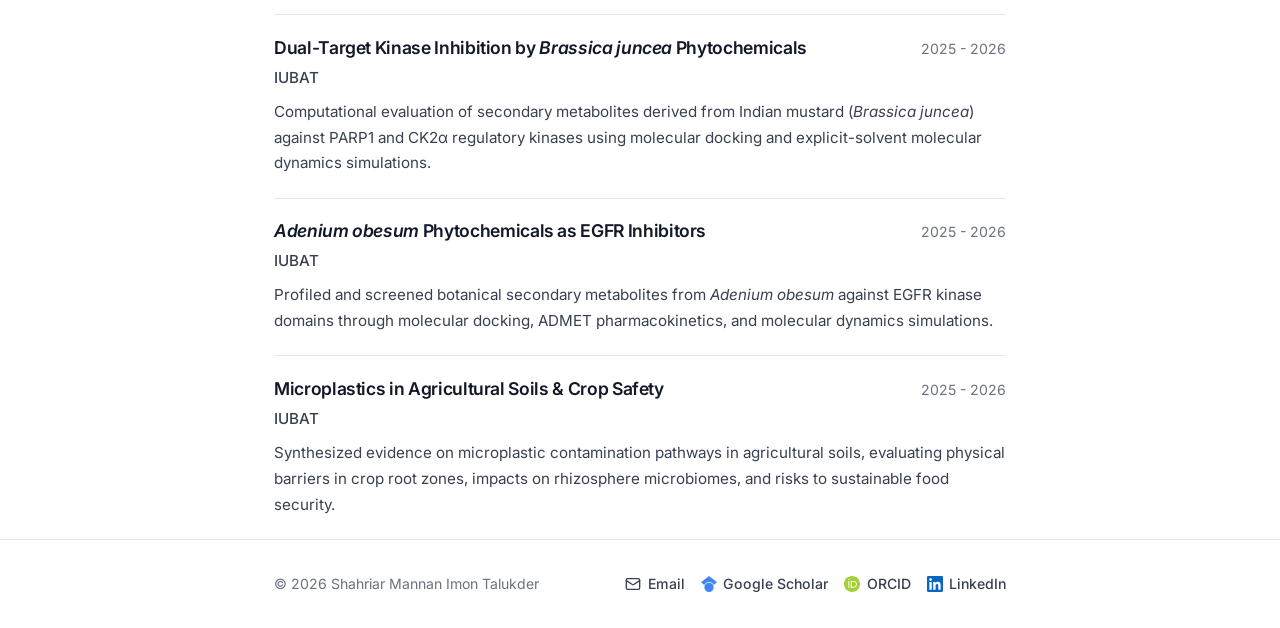
<file: research.html>
<!DOCTYPE html>
<html lang="en">
<head>
  <meta charset="UTF-8">
  <meta name="viewport" content="width=device-width, initial-scale=1.0">
  <title>Research | Shahriar Mannan Imon Talukder</title>
  <meta name="description" content="Research projects and peer-reviewed scientific publications of Shahriar Mannan Imon Talukder.">
  <link rel="icon" type="image/svg+xml" href="assets/images/favicon.svg">
  <link rel="preconnect" href="https://fonts.googleapis.com">
  <link rel="preconnect" href="https://fonts.gstatic.com" crossorigin>
  <link href="https://fonts.googleapis.com/css2?family=Inter:wght@400;500;600;700&display=swap" rel="stylesheet">
  <link rel="stylesheet" href="assets/css/style.css">
</head>
<body>

  <!-- Subtle Background Graphics: DNA, Plants, and Microbes -->
  <div class="science-bg" aria-hidden="true">
    <svg class="bg-left-dna" viewBox="0 0 220 760" xmlns="http://www.w3.org/2000/svg">
      <path d="M50 20 C 130 80, 130 140, 50 200 C -30 260, -30 320, 50 380 C 130 440, 130 500, 50 560 C -30 620, -30 680, 50 740" stroke-width="2.5" stroke="#1d4ed8"/>
      <path d="M90 20 C 10 80, 10 140, 90 200 C 170 260, 170 320, 90 380 C 10 440, 10 500, 90 560 C 170 620, 170 680, 90 740" stroke-width="2.5" stroke="#15803d"/>
      <line x1="65" y1="45" x2="75" y2="45" stroke-width="1.8" stroke="#15803d"/>
      <line x1="88" y1="75" x2="52" y2="75" stroke-width="1.8" stroke="#1d4ed8"/>
      <line x1="102" y1="110" x2="38" y2="110" stroke-width="1.8" stroke="#15803d"/>
      <line x1="88" y1="145" x2="52" y2="145" stroke-width="1.8" stroke="#1d4ed8"/>
      <line x1="65" y1="175" x2="75" y2="175" stroke-width="1.8" stroke="#15803d"/>
      <line x1="45" y1="225" x2="95" y2="225" stroke-width="1.8" stroke="#1d4ed8"/>
      <line x1="22" y1="260" x2="118" y2="260" stroke-width="1.8" stroke="#15803d"/>
      <line x1="15" y1="290" x2="125" y2="290" stroke-width="1.8" stroke="#1d4ed8"/>
      <line x1="22" y1="320" x2="118" y2="320" stroke-width="1.8" stroke="#15803d"/>
      <line x1="45" y1="355" x2="95" y2="355" stroke-width="1.8" stroke="#1d4ed8"/>
      <line x1="88" y1="435" x2="52" y2="435" stroke-width="1.8" stroke="#15803d"/>
      <line x1="102" y1="470" x2="38" y2="470" stroke-width="1.8" stroke="#1d4ed8"/>
      <line x1="88" y1="505" x2="52" y2="505" stroke-width="1.8" stroke="#15803d"/>
      <line x1="22" y1="620" x2="118" y2="620" stroke-width="1.8" stroke="#1d4ed8"/>
      <line x1="15" y1="650" x2="125" y2="650" stroke-width="1.8" stroke="#15803d"/>
      <line x1="22" y1="680" x2="118" y2="680" stroke-width="1.8" stroke="#1d4ed8"/>
      <circle cx="165" cy="150" r="24" fill="rgba(29, 78, 216, 0.08)" stroke="#1d4ed8" stroke-width="1.8" stroke-dasharray="4 3"/>
      <circle cx="158" cy="145" r="6" fill="rgba(21, 128, 61, 0.18)" stroke="#15803d" stroke-width="1.5"/>
      <circle cx="174" cy="156" r="4" fill="rgba(29, 78, 216, 0.2)" stroke="#1d4ed8" stroke-width="1.5"/>
      <circle cx="186" cy="188" r="11" fill="rgba(21, 128, 61, 0.1)" stroke="#15803d" stroke-width="1.5"/>
      <g transform="translate(135, 385) rotate(-25)">
        <rect x="0" y="0" width="42" height="18" rx="9" fill="rgba(21, 128, 61, 0.1)" stroke="#15803d" stroke-width="2"/>
        <circle cx="12" cy="9" r="2.5" fill="#15803d"/>
        <path d="M42 6 Q 56 0, 64 9 T 80 6" stroke="#15803d" stroke-width="1.6"/>
        <path d="M42 12 Q 54 20, 66 13 T 78 16" stroke="#15803d" stroke-width="1.6"/>
      </g>
      <g transform="translate(130, 535)">
        <polygon points="26,0 52,15 52,45 26,60 0,45 0,15" fill="rgba(29, 78, 216, 0.06)" stroke="#1d4ed8" stroke-width="1.8"/>
        <polygon points="26,8 44,19 44,41 26,52 8,41 8,19" stroke="#1d4ed8" stroke-width="1.3" stroke-dasharray="6 4"/>
        <line x1="52" y1="15" x2="68" y2="5" stroke="#1d4ed8" stroke-width="1.8"/>
        <circle cx="71" cy="3" r="3.5" fill="#15803d" stroke="#15803d" stroke-width="1.5"/>
      </g>
    </svg>

    <svg class="bg-right-plant-microbe" viewBox="0 0 240 780" xmlns="http://www.w3.org/2000/svg">
      <path d="M130 430 Q 125 280, 140 110" stroke="#15803d" stroke-width="2.6" stroke-linecap="round"/>
      <path d="M136 160 C 175 140, 210 165, 205 195 C 180 205, 150 185, 136 160 Z" fill="rgba(21, 128, 61, 0.1)" stroke="#15803d" stroke-width="2"/>
      <path d="M136 160 Q 170 172, 202 193" stroke="#15803d" stroke-width="1.4"/>
      <path d="M133 220 C 90 195, 55 220, 60 255 C 88 265, 118 245, 133 220 Z" fill="rgba(21, 128, 61, 0.1)" stroke="#15803d" stroke-width="2"/>
      <path d="M133 220 Q 95 235, 62 253" stroke="#15803d" stroke-width="1.4"/>
      <path d="M130 290 C 175 270, 215 295, 208 330 C 180 340, 148 318, 130 290 Z" fill="rgba(21, 128, 61, 0.1)" stroke="#15803d" stroke-width="2"/>
      <path d="M130 290 Q 168 305, 205 328" stroke="#15803d" stroke-width="1.4"/>
      <path d="M140 110 C 125 65, 150 35, 168 55 C 172 80, 155 100, 140 110 Z" fill="rgba(21, 128, 61, 0.12)" stroke="#15803d" stroke-width="2"/>
      <path d="M30 430 Q 130 422, 225 435" stroke="#15803d" stroke-width="1.6" stroke-dasharray="6 5"/>
      <path d="M130 430 Q 128 510, 115 600" stroke="#15803d" stroke-width="2.2"/>
      <path d="M128 465 Q 90 495, 65 545" stroke="#15803d" stroke-width="1.8"/>
      <path d="M126 500 Q 165 535, 188 585" stroke="#15803d" stroke-width="1.8"/>
      <path d="M92 505 Q 85 535, 95 565" stroke="#15803d" stroke-width="1.4"/>
      <path d="M158 540 Q 150 575, 162 605" stroke="#15803d" stroke-width="1.4"/>
      <g transform="translate(42, 578) rotate(20)">
        <rect x="0" y="0" width="36" height="15" rx="7.5" fill="rgba(29, 78, 216, 0.1)" stroke="#1d4ed8" stroke-width="1.8"/>
        <path d="M36 7.5 Q 48 2, 56 9 T 70 6" stroke="#1d4ed8" stroke-width="1.5"/>
      </g>
      <g transform="translate(148, 632) rotate(-15)">
        <rect x="0" y="0" width="34" height="14" rx="7" fill="rgba(21, 128, 61, 0.1)" stroke="#15803d" stroke-width="1.8"/>
        <path d="M0 7 Q -12 1, -20 8 T -32 5" stroke="#15803d" stroke-width="1.5"/>
      </g>
      <circle cx="110" cy="645" r="7" fill="rgba(29, 78, 216, 0.12)" stroke="#1d4ed8" stroke-width="1.6"/>
      <circle cx="122" cy="651" r="5.5" fill="rgba(29, 78, 216, 0.12)" stroke="#1d4ed8" stroke-width="1.6"/>
      <circle cx="114" cy="660" r="5" fill="rgba(29, 78, 216, 0.12)" stroke="#1d4ed8" stroke-width="1.6"/>
      <circle cx="72" cy="485" r="3.5" fill="#15803d"/>
      <circle cx="178" cy="505" r="3.5" fill="#1d4ed8"/>
      <circle cx="140" cy="575" r="3" fill="#15803d"/>
    </svg>
  </div>

  <header class="site-header">
    <div class="container nav-wrap">
      <a href="index.html" class="site-title">Shahriar Mannan Imon</a>
      <button type="button" class="nav-toggle" aria-label="Toggle navigation" aria-expanded="false">
        <svg class="icon-menu" viewBox="0 0 24 24"><line x1="3" y1="6" x2="21" y2="6"/><line x1="3" y1="12" x2="21" y2="12"/><line x1="3" y1="18" x2="21" y2="18"/></svg>
        <svg class="icon-close" viewBox="0 0 24 24"><line x1="18" y1="6" x2="6" y2="18"/><line x1="6" y1="6" x2="18" y2="18"/></svg>
      </button>
      <nav class="site-nav" aria-label="Main navigation">
        <a href="index.html">Home</a>
        <a href="about.html">About</a>
        <a href="research.html" class="active">Research</a>
        <a href="blog.html">Blog</a>
        <a href="contact.html">Contact</a>
        <a href="mailto:shahriarmannanimon@gmail.com?subject=CV%20Request%20-%20Shahriar%20Mannan%20Imon%20Talukder&body=Dear%20Shahriar%2C%0A%0AI%20would%20like%20to%20request%20an%20updated%20copy%20of%20your%20Curriculum%20Vitae.%0A%0ABest%20regards%2C" class="btn-cv">Request CV</a>
      </nav>
    </div>
  </header>

  <main class="container">
    <h1 class="page-title">Research</h1>

    <!-- Section 1: Active Projects -->
    <section class="section-block" style="margin-top: 0;">
      <h2 class="section-heading">Active Projects</h2>

      <div class="item-card">
        <div class="item-header">
          <h3 class="item-title">Plant Stress Granules &amp; Biomolecular Condensates (LLPS)</h3>
          <span class="item-meta">Ongoing</span>
        </div>
        <div class="item-subtitle">Computational Plant Biophysics &middot; IUBAT</div>
        <div class="item-desc">
          <p>
            Computational modeling of stress-responsive RNA-binding proteins across <em>Arabidopsis thaliana</em>, rice (<em>Oryza sativa</em>), and soybean (<em>Glycine max</em>). Investigating how environmental shocks (heat, drought, cold, salinity, and cytoplasmic acidification) trigger liquid-liquid phase separation (LLPS) to assemble stress granules as rapid cellular defense switches.
          </p>
        </div>
      </div>

      <div class="item-card">
        <div class="item-header">
          <h3 class="item-title">Identification of Plant Secondary Metabolites for EGFR Inhibition in Glioblastoma (GBM)</h3>
          <span class="item-meta">Ongoing</span>
        </div>
        <div class="item-subtitle">Computational Structural Biology &amp; Drug Discovery</div>
        <div class="item-desc">
          <p>
            Screening plant-derived bioactive secondary metabolites to identify novel epidermal growth factor receptor (EGFR) kinase inhibitors for glioblastoma multiforme (GBM) using molecular docking and molecular dynamics (MD) simulations.
          </p>
        </div>
      </div>
    </section>

    <!-- Section 2: Peer-Reviewed Publications -->
    <section class="section-block">
      <h2 class="section-heading">Peer-Reviewed Publications</h2>
      <div class="pub-cards">
        <!-- Paper 1 -->
        <article class="pub-card">
          <div class="pub-venue">PLoS ONE &middot; 2026</div>
          <h2 class="pub-card-title">
            Computational identification and evaluation of <em>Adenium obesum</em> phytochemicals as potential EGFR inhibitors for targeted therapy against non-small-cell lung cancer
          </h2>
          <div class="pub-card-authors">
            M. N. Rahman, A. Y. Hossin, <strong>Shahriar Mannan Imon Talukder</strong>, M. S. Siddika, M. Harun-Ur-Rashid, S. Parveen, M. R. Islam, M. Y. Hossain, M. Ahmed, B. C. Dyuti, Z. Tabassum, &amp; A. Kumer
          </div>
          <a href="https://doi.org/10.1371/journal.pone.0357096" target="_blank" rel="noopener noreferrer" class="pub-link-btn">
            <span>Read Article</span>
            <span aria-hidden="true">&nearr;</span>
          </a>
        </article>

        <!-- Paper 2 -->
        <article class="pub-card">
          <div class="pub-venue">Journal Clean WAS &middot; 2026</div>
          <h2 class="pub-card-title">
            Microplastics in agricultural soils: Emerging threats to crop safety and food security
          </h2>
          <div class="pub-card-authors">
            S. K. Bala, M. N. Mahmud, <strong>Shahriar Mannan Imon Talukder</strong>, &amp; J. Z. Noboni
          </div>
          <a href="https://doi.org/10.26480/jcleanwas.01.2026.09.15" target="_blank" rel="noopener noreferrer" class="pub-link-btn">
            <span>Read Article</span>
            <span aria-hidden="true">&nearr;</span>
          </a>
        </article>

        <!-- Paper 3 -->
        <article class="pub-card">
          <div class="pub-venue">Ecology Journal &middot; 2024</div>
          <h2 class="pub-card-title">
            Dynamics and threats to floral diversity in Bhawal National Park
          </h2>
          <div class="pub-card-authors">
            S. K. Bala, <strong>Shahriar Mannan Imon Talukder</strong>, &amp; M. A. Karim
          </div>
          <a href="https://doi.org/10.59619/ej.6.2.14" target="_blank" rel="noopener noreferrer" class="pub-link-btn">
            <span>Read Article</span>
            <span aria-hidden="true">&nearr;</span>
          </a>
        </article>
      </div>
    </section>

    <!-- Section 3: Previous Projects -->
    <section class="section-block">
      <h2 class="section-heading">Previous Projects</h2>

      <div class="item-card">
        <div class="item-header">
          <h3 class="item-title">Tomato Pedigree Phenomics &amp; Postharvest Durability</h3>
          <span class="item-meta">2026</span>
        </div>
        <div class="item-subtitle">Sher-e-Bangla Agricultural University (SAU)</div>
        <div class="item-desc">
          <p>
            Evaluated 463 pedigree observations across five filial cohorts (P &rarr; F<sub>4</sub>) in tomato (<em>Solanum lycopersicum</em>). Conducted laboratory assays for lycopene, vitamin C, total soluble solids (&deg;Brix), and ambient postharvest decay kinetics alongside machine learning analysis to identify resilient, high-quality breeding lines.
          </p>
        </div>
      </div>

      <div class="item-card">
        <div class="item-header">
          <h3 class="item-title">Dual-Target Kinase Inhibition by <em>Brassica juncea</em> Phytochemicals</h3>
          <span class="item-meta">2025 - 2026</span>
        </div>
        <div class="item-subtitle">IUBAT</div>
        <div class="item-desc">
          <p>
            Computational evaluation of secondary metabolites derived from Indian mustard (<em>Brassica juncea</em>) against PARP1 and CK2&alpha; regulatory kinases using molecular docking and explicit-solvent molecular dynamics simulations.
          </p>
        </div>
      </div>

      <div class="item-card">
        <div class="item-header">
          <h3 class="item-title"><em>Adenium obesum</em> Phytochemicals as EGFR Inhibitors</h3>
          <span class="item-meta">2025 - 2026</span>
        </div>
        <div class="item-subtitle">IUBAT</div>
        <div class="item-desc">
          <p>
            Profiled and screened botanical secondary metabolites from <em>Adenium obesum</em> against EGFR kinase domains through molecular docking, ADMET pharmacokinetics, and molecular dynamics simulations.
          </p>
        </div>
      </div>

      <div class="item-card">
        <div class="item-header">
          <h3 class="item-title">Microplastics in Agricultural Soils &amp; Crop Safety</h3>
          <span class="item-meta">2025 - 2026</span>
        </div>
        <div class="item-subtitle">IUBAT</div>
        <div class="item-desc">
          <p>
            Synthesized evidence on microplastic contamination pathways in agricultural soils, evaluating physical barriers in crop root zones, impacts on rhizosphere microbiomes, and risks to sustainable food security.
          </p>
        </div>
      </div>
    </section>
  </main>

  <footer class="site-footer">
    <div class="container footer-inner">
      <div>&copy; 2026 Shahriar Mannan Imon Talukder</div>
      <div class="footer-links">
        <a href="mailto:shahriarmannanimon@gmail.com" class="icon-link">
          <img src="Images/Links/email.svg" alt="Email" class="link-icon">
          <span>Email</span>
        </a>
        <a href="https://scholar.google.com/citations?user=CpcMPwgAAAAJ&hl=en" target="_blank" rel="noopener noreferrer" class="icon-link">
          <img src="Images/Links/google-scholar.svg" alt="Google Scholar" class="link-icon">
          <span>Google Scholar</span>
        </a>
        <a href="https://orcid.org/0009-0002-5634-5908" target="_blank" rel="noopener noreferrer" class="icon-link">
          <img src="Images/Links/orcid.svg" alt="ORCID" class="link-icon">
          <span>ORCID</span>
        </a>
        <a href="https://www.linkedin.com/in/shahriarmimon/" target="_blank" rel="noopener noreferrer" class="icon-link">
          <img src="Images/Links/linkedin.svg" alt="LinkedIn" class="link-icon">
          <span>LinkedIn</span>
        </a>
      </div>
    </div>
  </footer>

  <script src="assets/js/main.js"></script>
</body>
</html>
</file>
<file: assets/css/style.css>
/* ==========================================================================
   Shahriar Mannan Imon Talukder | Personal Academic Portfolio
   Clean, Simple, White-Background Responsive Stylesheet
   ========================================================================== */

:root {
  --bg: #ffffff;
  --bg-subtle: #f9fafb;
  --text-main: #111827;
  --text-body: #374151;
  --text-muted: #6b7280;
  --border: #e5e7eb;
  --accent: #1d4ed8;
  --accent-hover: #1e40af;
  --font-sans: 'Inter', -apple-system, BlinkMacSystemFont, "Segoe UI", Roboto, Helvetica, Arial, sans-serif;
}

*, *::before, *::after {
  box-sizing: border-box;
  margin: 0;
  padding: 0;
}

html {
  font-size: 16px;
  scroll-behavior: smooth;
  -webkit-text-size-adjust: 100%;
  overflow-x: hidden;
}

body {
  font-family: var(--font-sans);
  background-color: var(--bg);
  color: var(--text-body);
  line-height: 1.7;
  -webkit-font-smoothing: antialiased;
  display: flex;
  flex-direction: column;
  min-height: 100vh;
  overflow-x: hidden;
  word-wrap: break-word;
  overflow-wrap: break-word;
}

a {
  color: var(--accent);
  text-decoration: none;
  transition: color 0.15s ease;
}

a:hover {
  color: var(--accent-hover);
  text-decoration: underline;
}

img {
  max-width: 100%;
  height: auto;
  display: block;
}

.container {
  width: 100%;
  max-width: 780px;
  margin: 0 auto;
  padding: 0 1.5rem;
}

/* ==========================================================================
   Header & Navigation
   ========================================================================== */

.site-header {
  border-bottom: 1px solid var(--border);
  background: rgba(255, 255, 255, 0.96);
  backdrop-filter: blur(8px);
  -webkit-backdrop-filter: blur(8px);
  position: sticky;
  top: 0;
  z-index: 100;
}

.nav-wrap {
  display: flex;
  align-items: center;
  justify-content: space-between;
  max-width: 860px;
  min-height: 4rem;
  gap: 1.25rem;
  flex-wrap: nowrap;
  padding: 0.5rem 1.5rem;
  position: relative;
}

.site-title {
  font-size: 1.05rem;
  font-weight: 700;
  color: var(--text-main);
  letter-spacing: -0.01em;
  white-space: nowrap;
}

.site-title:hover {
  color: var(--text-main);
  text-decoration: none;
}

/* Hamburger menu button (hidden on desktop) */
.nav-toggle {
  display: none;
  align-items: center;
  justify-content: center;
  width: 40px;
  height: 40px;
  border: 1px solid var(--border);
  border-radius: 8px;
  background: var(--bg);
  color: var(--text-main);
  cursor: pointer;
  padding: 0;
  transition: background-color 0.15s ease, border-color 0.15s ease;
  -webkit-tap-highlight-color: transparent;
}

.nav-toggle:hover {
  background: var(--bg-subtle);
  border-color: #d1d5db;
}

.nav-toggle svg {
  width: 20px;
  height: 20px;
  stroke: currentColor;
  stroke-width: 2;
  stroke-linecap: round;
  stroke-linejoin: round;
  fill: none;
}

.nav-toggle .icon-close {
  display: none;
}

.nav-toggle.open .icon-menu {
  display: none;
}

.nav-toggle.open .icon-close {
  display: block;
}

.site-nav {
  display: flex;
  align-items: center;
  gap: 1rem;
  flex-wrap: nowrap;
  white-space: nowrap;
}

.site-nav a {
  font-size: 0.9rem;
  color: var(--text-muted);
  font-weight: 500;
  text-decoration: none;
  padding: 0.25rem 0;
  border-bottom: 2px solid transparent;
  white-space: nowrap;
  transition: color 0.15s ease, border-color 0.15s ease;
}

.site-nav a:hover {
  color: var(--text-main);
  text-decoration: none;
}

.site-nav a.active {
  color: var(--text-main);
  font-weight: 600;
  border-bottom-color: var(--text-main);
}

.site-nav a.btn-cv {
  font-size: 0.84rem;
  font-weight: 600;
  color: var(--text-main);
  background: var(--bg-subtle);
  border: 1px solid var(--border);
  padding: 0.35rem 0.75rem;
  border-radius: 6px;
  transition: background-color 0.15s ease, border-color 0.15s ease;
}

.site-nav a.btn-cv:hover {
  background: #f3f4f6;
  border-color: #d1d5db;
  text-decoration: none;
}

/* ==========================================================================
   Main Content Layout
   ========================================================================== */

main {
  flex: 1;
  padding: 2.75rem 1.5rem 4rem;
}

h1, h2, h3 {
  color: var(--text-main);
  font-weight: 700;
  line-height: 1.3;
  letter-spacing: -0.02em;
}

.page-title {
  font-size: 1.85rem;
  margin-bottom: 2rem;
  padding-bottom: 0.75rem;
  border-bottom: 1px solid var(--border);
}

.section-block {
  margin-top: 2.75rem;
}

.section-heading {
  font-size: 1.25rem;
  margin-bottom: 1rem;
  color: var(--text-main);
}

p {
  margin-bottom: 1rem;
}

p:last-child {
  margin-bottom: 0;
}

/* ==========================================================================
   Home Page: Profile Intro
   ========================================================================== */

.profile-header {
  display: flex;
  align-items: center;
  gap: 2.25rem;
  margin-bottom: 2.5rem;
  padding-bottom: 2.25rem;
  border-bottom: 1px solid var(--border);
}

.profile-photo {
  width: 155px;
  height: 155px;
  border-radius: 12px;
  object-fit: cover;
  border: 1px solid var(--border);
  box-shadow: 0 4px 12px rgba(0, 0, 0, 0.06);
  flex-shrink: 0;
}

.profile-info {
  min-width: 0;
  flex: 1;
}

.profile-info h1 {
  font-size: 1.85rem;
  margin-bottom: 0.3rem;
}

.profile-tagline {
  font-size: 0.96rem;
  color: var(--text-muted);
  margin-bottom: 1rem;
}

.profile-links {
  display: flex;
  flex-wrap: wrap;
  align-items: center;
  gap: 0.55rem;
  font-size: 0.86rem;
}

.pill-link {
  display: inline-flex;
  align-items: center;
  gap: 0.4rem;
  font-weight: 500;
  color: var(--text-main);
  background: var(--bg-subtle);
  border: 1px solid var(--border);
  padding: 0.4rem 0.8rem;
  border-radius: 999px;
  text-decoration: none;
  max-width: 100%;
  transition: background-color 0.15s ease, border-color 0.15s ease, transform 0.15s ease;
}

.pill-link span {
  overflow-wrap: anywhere;
}

.pill-link:hover {
  background: #f3f4f6;
  border-color: #d1d5db;
  color: var(--text-main);
  text-decoration: none;
  transform: translateY(-1px);
}

.icon-link {
  display: inline-flex;
  align-items: center;
  gap: 0.4rem;
  font-weight: 500;
  color: var(--text-body);
  text-decoration: none;
  overflow-wrap: anywhere;
}

.icon-link:hover {
  color: var(--accent);
  text-decoration: none;
}

.link-icon {
  width: 16px;
  height: 16px;
  object-fit: contain;
  flex-shrink: 0;
}

/* Vision Callout & Research Interest Cards */
.vision-box {
  margin-top: 1.25rem;
  padding: 1.15rem 1.35rem;
  background: var(--bg-subtle);
  border: 1px solid var(--border);
  border-left: 3px solid var(--text-main);
  border-radius: 6px;
}

.vision-label {
  font-size: 0.78rem;
  font-weight: 700;
  text-transform: uppercase;
  letter-spacing: 0.05em;
  color: var(--text-main);
  margin-bottom: 0.3rem;
}

.vision-box p {
  font-size: 0.95rem;
  color: var(--text-body);
  margin: 0;
}

.interests-grid {
  display: grid;
  grid-template-columns: repeat(2, 1fr);
  gap: 1rem;
}

.interest-card {
  border: 1px solid var(--border);
  border-radius: 8px;
  padding: 1.15rem 1.25rem;
  background: var(--bg);
  transition: border-color 0.15s ease, box-shadow 0.15s ease;
}

.interest-card:hover {
  border-color: #d1d5db;
  box-shadow: 0 2px 8px rgba(0, 0, 0, 0.04);
}

/* ==========================================================================
   Subtle Scientific Background Graphics (DNA, Plants & Microbes)
   ========================================================================== */

.home-page {
  position: relative;
  background-color: var(--bg);
}

.science-bg {
  position: fixed;
  inset: 0;
  width: 100%;
  height: 100%;
  pointer-events: none;
  z-index: 0;
  overflow: hidden;
}

.science-bg svg {
  position: absolute;
  stroke: #15803d;
  fill: none;
}

.science-bg .bg-left-dna {
  top: 65px;
  left: max(8px, calc(50% - 610px));
  width: 210px;
  height: 780px;
  opacity: 0.28;
}

.science-bg .bg-right-plant-microbe {
  top: 75px;
  right: max(8px, calc(50% - 615px));
  width: 225px;
  height: 800px;
  opacity: 0.28;
}

main,
.site-footer {
  position: relative;
  z-index: 1;
}

.interest-card-head {
  display: flex;
  align-items: center;
  gap: 0.55rem;
  margin-bottom: 0.35rem;
}

.interest-icon {
  width: 20px;
  height: 20px;
  color: #15803d;
  opacity: 0.85;
  flex-shrink: 0;
}

.interest-card h3 {
  font-size: 0.98rem;
  font-weight: 600;
  color: var(--text-main);
  margin-bottom: 0;
}

.interest-card p {
  font-size: 0.88rem;
  color: var(--text-muted);
  line-height: 1.55;
  margin: 0;
}

.link-sep {
  color: #d1d5db;
  user-select: none;
}

.simple-list {
  padding-left: 1.25rem;
  color: var(--text-body);
}

.simple-list li {
  margin-bottom: 0.45rem;
}

/* ==========================================================================
   Home Page: Awards & Honors Carousel
   ========================================================================== */

.carousel-wrapper {
  position: relative;
  margin-top: 1rem;
}

.carousel-track {
  position: relative;
  display: flex;
  overflow-x: auto;
  scroll-snap-type: x mandatory;
  scroll-behavior: smooth;
  -webkit-overflow-scrolling: touch;
  gap: 1.25rem;
  scrollbar-width: none; /* Firefox */
  -ms-overflow-style: none; /* IE/Edge */
}

.carousel-track::-webkit-scrollbar {
  display: none;
}

.carousel-slide {
  flex: 0 0 100%;
  scroll-snap-align: start;
  border: 1px solid var(--border);
  border-radius: 8px;
  overflow: hidden;
  background: var(--bg);
}

.carousel-image-wrap {
  width: 100%;
  aspect-ratio: 16 / 10;
  background: var(--bg-subtle);
  overflow: hidden;
  border-bottom: 1px solid var(--border);
}

.carousel-image-wrap img {
  width: 100%;
  height: 100%;
  object-fit: cover;
  object-position: center 20%;
}

.carousel-caption {
  padding: 1.15rem 1.25rem;
}

.carousel-caption h3 {
  font-size: 1.05rem;
  margin-bottom: 0.3rem;
}

.carousel-caption p {
  font-size: 0.92rem;
  color: var(--text-muted);
  margin: 0;
}

.carousel-controls {
  display: flex;
  align-items: center;
  justify-content: space-between;
  margin-top: 0.85rem;
  gap: 0.5rem;
}

.carousel-btn {
  background: var(--bg);
  border: 1px solid var(--border);
  color: var(--text-body);
  font-family: var(--font-sans);
  font-size: 0.85rem;
  font-weight: 500;
  padding: 0.45rem 0.9rem;
  min-height: 38px;
  border-radius: 6px;
  cursor: pointer;
  transition: background-color 0.15s ease, border-color 0.15s ease;
  -webkit-tap-highlight-color: transparent;
}

.carousel-btn:hover {
  background: var(--bg-subtle);
  border-color: #d1d5db;
  color: var(--text-main);
}

.carousel-dots {
  display: flex;
  align-items: center;
  gap: 0.6rem;
}

.carousel-dot {
  width: 10px;
  height: 10px;
  border-radius: 50%;
  border: none;
  background: #d1d5db;
  cursor: pointer;
  padding: 0;
  transition: background-color 0.15s ease, transform 0.15s ease;
  -webkit-tap-highlight-color: transparent;
}

.carousel-dot.active {
  background: var(--text-main);
  transform: scale(1.2);
}

/* ==========================================================================
   Education, Projects, Experience, Publications Items
   ========================================================================== */

.item-card {
  padding: 1.35rem 0;
  border-bottom: 1px solid var(--border);
}

.item-card:first-of-type {
  padding-top: 0.25rem;
}

.item-card:last-of-type {
  border-bottom: none;
}

.item-header {
  display: flex;
  align-items: baseline;
  justify-content: space-between;
  gap: 1rem;
  flex-wrap: wrap;
  margin-bottom: 0.25rem;
}

.item-title {
  font-size: 1.1rem;
  font-weight: 600;
  color: var(--text-main);
}

.item-meta {
  font-size: 0.88rem;
  color: var(--text-muted);
  white-space: nowrap;
}

.item-subtitle {
  font-size: 0.95rem;
  color: var(--text-body);
  font-weight: 500;
  margin-bottom: 0.5rem;
}

.item-desc {
  font-size: 0.95rem;
  color: var(--text-body);
}

.org-row {
  display: flex;
  align-items: flex-start;
  gap: 1.15rem;
}

.org-logo {
  width: 48px;
  height: 48px;
  object-fit: contain;
  border: 1px solid var(--border);
  border-radius: 6px;
  padding: 4px;
  background: var(--bg);
  flex-shrink: 0;
  margin-top: 0.15rem;
}

.org-content {
  flex: 1;
  min-width: 0;
}

/* Publications */
.pub-cards {
  display: flex;
  flex-direction: column;
  gap: 1.25rem;
}

.pub-card {
  border: 1px solid var(--border);
  border-radius: 8px;
  padding: 1.35rem 1.5rem;
  background: var(--bg);
  transition: border-color 0.15s ease;
}

.pub-card:hover {
  border-color: #d1d5db;
}

.pub-venue {
  font-size: 0.8rem;
  font-weight: 600;
  text-transform: uppercase;
  letter-spacing: 0.04em;
  color: var(--accent);
  margin-bottom: 0.35rem;
}

.pub-card-title {
  font-size: 1.1rem;
  font-weight: 600;
  color: var(--text-main);
  line-height: 1.45;
  margin-bottom: 0.5rem;
}

.pub-card-authors {
  font-size: 0.92rem;
  color: var(--text-muted);
  margin-bottom: 1rem;
}

.pub-card-authors strong {
  color: var(--text-main);
  font-weight: 600;
}

.pub-link-btn {
  display: inline-flex;
  align-items: center;
  gap: 0.35rem;
  font-size: 0.85rem;
  font-weight: 600;
  color: var(--text-main);
  background: var(--bg-subtle);
  border: 1px solid var(--border);
  padding: 0.4rem 0.85rem;
  border-radius: 6px;
  text-decoration: none;
  transition: background-color 0.15s ease, border-color 0.15s ease;
}

.pub-link-btn:hover {
  background: #f3f4f6;
  border-color: #d1d5db;
  color: var(--text-main);
  text-decoration: none;
}

/* ==========================================================================
   Blog & Markdown Post Styles
   ========================================================================== */

.blog-meta {
  display: flex;
  align-items: center;
  flex-wrap: wrap;
  gap: 0.5rem;
  font-size: 0.82rem;
  color: var(--text-muted);
  margin-bottom: 0.4rem;
}

.blog-tag {
  font-size: 0.76rem;
  font-weight: 600;
  text-transform: uppercase;
  letter-spacing: 0.04em;
  color: var(--accent);
  background: #eff6ff;
  padding: 0.15rem 0.55rem;
  border-radius: 999px;
}

.blog-summary {
  font-size: 0.94rem;
  color: var(--text-body);
  margin-bottom: 1rem;
  line-height: 1.65;
}

a.blog-tag:hover {
  background: #dbeafe;
  text-decoration: none;
}

/* Category filter chips */
.category-filter {
  display: flex;
  flex-wrap: wrap;
  gap: 0.5rem;
  margin: -0.5rem 0 1.75rem;
}

.category-chip {
  display: inline-flex;
  align-items: center;
  gap: 0.4rem;
  font-size: 0.85rem;
  font-weight: 500;
  color: var(--text-body);
  background: var(--bg);
  border: 1px solid var(--border);
  padding: 0.35rem 0.8rem;
  border-radius: 999px;
  text-decoration: none;
  transition: background-color 0.15s ease, border-color 0.15s ease, color 0.15s ease;
}

.category-chip:hover {
  background: var(--bg-subtle);
  border-color: #d1d5db;
  color: var(--text-main);
  text-decoration: none;
}

.category-chip.active {
  background: var(--text-main);
  border-color: var(--text-main);
  color: #ffffff;
}

.chip-count {
  font-size: 0.74rem;
  font-weight: 600;
  opacity: 0.65;
}

/* Blog cards with optional cover image */
.blog-card.has-cover {
  display: grid;
  grid-template-columns: 190px 1fr;
  gap: 1.25rem;
  align-items: start;
}

.blog-card-cover {
  display: block;
  border-radius: 6px;
  overflow: hidden;
  border: 1px solid var(--border);
  aspect-ratio: 4 / 3;
  background: var(--bg-subtle);
}

.blog-card-cover img {
  width: 100%;
  height: 100%;
  object-fit: cover;
}

.blog-card-body {
  min-width: 0;
}

/* Single post extras */
.post-tags {
  display: flex;
  flex-wrap: wrap;
  gap: 0.4rem 0.75rem;
  margin-top: 0.75rem;
}

.post-tag {
  font-size: 0.82rem;
  color: var(--text-muted);
}

.post-cover {
  width: 100%;
  max-height: 420px;
  object-fit: cover;
  border-radius: 8px;
  border: 1px solid var(--border);
  margin-bottom: 2rem;
}

@media (max-width: 640px) {
  .blog-card.has-cover {
    grid-template-columns: 1fr;
    gap: 0.9rem;
  }

  .blog-card-cover {
    aspect-ratio: 16 / 9;
  }

  .category-filter {
    flex-wrap: nowrap;
    overflow-x: auto;
    margin-right: -1.15rem;
    padding-right: 1.15rem;
    padding-bottom: 0.25rem;
    scrollbar-width: none;
  }

  .category-filter::-webkit-scrollbar {
    display: none;
  }

  .category-chip {
    flex-shrink: 0;
  }
}

.back-link {
  display: inline-flex;
  align-items: center;
  gap: 0.35rem;
  font-size: 0.9rem;
  font-weight: 500;
  color: var(--text-muted);
  margin-bottom: 1.5rem;
  padding: 0.25rem 0;
  text-decoration: none;
}

.back-link:hover {
  color: var(--text-main);
  text-decoration: none;
}

.post-header {
  margin-bottom: 2rem;
  padding-bottom: 1.25rem;
  border-bottom: 1px solid var(--border);
}

.post-title {
  font-size: 1.85rem;
  line-height: 1.3;
  margin-top: 0.4rem;
}

.markdown-body {
  font-size: 1rem;
  line-height: 1.78;
  color: var(--text-body);
}

.markdown-body h1,
.markdown-body h2,
.markdown-body h3 {
  margin-top: 2rem;
  margin-bottom: 0.75rem;
  color: var(--text-main);
}

.markdown-body h2 {
  font-size: 1.35rem;
}

.markdown-body h3 {
  font-size: 1.12rem;
}

.markdown-body p {
  margin-bottom: 1.15rem;
}

.markdown-body ul,
.markdown-body ol {
  padding-left: 1.4rem;
  margin-bottom: 1.15rem;
}

.markdown-body li {
  margin-bottom: 0.4rem;
}

.markdown-body blockquote {
  margin: 1.25rem 0;
  padding: 0.85rem 1.25rem;
  background: var(--bg-subtle);
  border-left: 3px solid var(--text-main);
  border-radius: 4px;
  color: var(--text-body);
}

.markdown-body code {
  font-family: ui-monospace, SFMono-Regular, Menlo, Monaco, Consolas, monospace;
  font-size: 0.88em;
  background: #f3f4f6;
  padding: 0.15rem 0.35rem;
  border-radius: 4px;
}

.markdown-body pre {
  background: #f9fafb;
  border: 1px solid var(--border);
  border-radius: 6px;
  padding: 1rem;
  overflow-x: auto;
  margin-bottom: 1.25rem;
}

.markdown-body pre code {
  background: none;
  padding: 0;
}

.markdown-body img {
  border-radius: 8px;
  border: 1px solid var(--border);
  margin: 1.5rem 0;
}

/* Contact Page */
.contact-grid {
  display: grid;
  grid-template-columns: 1fr;
  gap: 1.5rem;
  margin-top: 1.5rem;
}

.contact-row {
  padding-bottom: 1.25rem;
  border-bottom: 1px solid var(--border);
}

.contact-label {
  font-size: 0.85rem;
  font-weight: 600;
  text-transform: uppercase;
  letter-spacing: 0.04em;
  color: var(--text-muted);
  margin-bottom: 0.35rem;
}

.cv-box {
  margin-top: 2rem;
  padding: 1.5rem;
  border: 1px solid var(--border);
  border-radius: 8px;
  background: var(--bg-subtle);
}

.cv-box h2 {
  font-size: 1.1rem;
  margin-bottom: 0.35rem;
}

.cv-box p {
  font-size: 0.94rem;
  color: var(--text-muted);
  margin-bottom: 1rem;
}

.btn-primary {
  display: inline-block;
  font-size: 0.9rem;
  font-weight: 600;
  color: #ffffff;
  background: var(--text-main);
  padding: 0.6rem 1.15rem;
  border-radius: 6px;
  text-decoration: none;
  text-align: center;
  transition: background-color 0.15s ease;
}

.btn-primary:hover {
  background: #374151;
  color: #ffffff;
  text-decoration: none;
}

/* ==========================================================================
   Footer
   ========================================================================== */

.site-footer {
  border-top: 1px solid var(--border);
  padding: 2rem 0;
  font-size: 0.88rem;
  color: var(--text-muted);
}

.footer-inner {
  display: flex;
  align-items: center;
  justify-content: space-between;
  flex-wrap: wrap;
  gap: 1rem;
}

.footer-links {
  display: flex;
  gap: 1rem;
  flex-wrap: wrap;
}

/* ==========================================================================
   Responsive Adjustments (Laptops, Tablets & Phones)
   ========================================================================== */

@media (max-width: 1150px) {
  .science-bg .bg-left-dna {
    left: -15px;
    width: 140px;
    opacity: 0.14;
  }

  .science-bg .bg-right-plant-microbe {
    right: -15px;
    width: 150px;
    opacity: 0.14;
  }
}

/* Tablet & Mobile Navigation Breakpoint */
@media (max-width: 820px) {
  .nav-wrap {
    min-height: 3.5rem;
    padding: 0.5rem 1.15rem;
  }

  .nav-toggle {
    display: inline-flex;
  }

  .site-nav {
    display: none;
    position: absolute;
    top: 100%;
    left: 0;
    right: 0;
    background: var(--bg);
    border-bottom: 1px solid var(--border);
    box-shadow: 0 10px 25px rgba(0, 0, 0, 0.08);
    flex-direction: column;
    align-items: stretch;
    gap: 0;
    padding: 0.5rem 1.15rem 1rem;
    z-index: 99;
  }

  .site-nav.open {
    display: flex;
  }

  .site-nav a {
    font-size: 0.95rem;
    padding: 0.65rem 0.25rem;
    border-bottom: 1px solid #f3f4f6;
    display: flex;
    align-items: center;
  }

  .site-nav a.active {
    color: var(--accent);
    border-bottom-color: #f3f4f6;
    font-weight: 600;
  }

  .site-nav a.btn-cv {
    margin-top: 0.65rem;
    justify-content: center;
    padding: 0.6rem 1rem;
    font-size: 0.9rem;
    border: 1px solid var(--border);
  }

  .science-bg .bg-left-dna {
    left: -30px;
    width: 90px;
    opacity: 0.09;
  }

  .science-bg .bg-right-plant-microbe {
    right: -30px;
    width: 95px;
    opacity: 0.09;
  }
}

/* Phone Breakpoint */
@media (max-width: 640px) {
  .container {
    padding: 0 1.15rem;
  }

  main {
    padding: 1.75rem 1.15rem 3rem;
  }

  .profile-header {
    flex-direction: column;
    align-items: center;
    text-align: center;
    gap: 1.1rem;
    margin-bottom: 2rem;
    padding-bottom: 1.75rem;
  }

  .profile-photo {
    width: 128px;
    height: 128px;
    border-radius: 14px;
  }

  .profile-info h1 {
    font-size: 1.45rem;
    line-height: 1.25;
  }

  .profile-tagline {
    font-size: 0.9rem;
    margin-bottom: 0.9rem;
  }

  .profile-links {
    justify-content: center;
    gap: 0.5rem;
  }

  .pill-link {
    font-size: 0.82rem;
    padding: 0.4rem 0.75rem;
  }

  .vision-box {
    padding: 1rem 1.1rem;
  }

  .interests-grid {
    grid-template-columns: 1fr;
    gap: 0.85rem;
  }

  .interest-card {
    padding: 1rem 1.1rem;
  }

  .page-title {
    font-size: 1.5rem;
    margin-bottom: 1.35rem;
    padding-bottom: 0.6rem;
  }

  .post-title {
    font-size: 1.45rem;
  }

  .section-block {
    margin-top: 2.25rem;
  }

  .section-heading {
    font-size: 1.15rem;
  }

  .item-card {
    padding: 1.15rem 0;
  }

  .item-header {
    flex-direction: column;
    align-items: flex-start;
    gap: 0.15rem;
  }

  .item-title {
    font-size: 1.02rem;
  }

  .item-meta {
    font-size: 0.83rem;
    white-space: normal;
  }

  .org-row {
    gap: 0.75rem;
  }

  .org-logo {
    width: 40px;
    height: 40px;
  }

  .simple-list {
    padding-left: 1.05rem;
  }

  .pub-card {
    padding: 1.1rem 1.15rem;
  }

  .pub-card-title {
    font-size: 1rem;
  }

  .pub-card-authors {
    font-size: 0.88rem;
  }

  .carousel-caption {
    padding: 0.95rem 1.05rem;
  }

  .carousel-caption h3 {
    font-size: 0.98rem;
  }

  .carousel-caption p {
    font-size: 0.88rem;
  }

  .carousel-btn {
    padding: 0.4rem 0.75rem;
    font-size: 0.82rem;
  }

  .cv-box {
    padding: 1.2rem;
  }

  .btn-primary {
    width: 100%;
  }

  .footer-inner {
    flex-direction: column;
    align-items: center;
    text-align: center;
    gap: 0.85rem;
  }

  .footer-links {
    justify-content: center;
    gap: 0.85rem 1.1rem;
  }
}

/* Extra-Small Phone Breakpoint (e.g., 320px - 380px) */
@media (max-width: 390px) {
  .profile-info h1 {
    font-size: 1.32rem;
  }

  .pill-link {
    font-size: 0.78rem;
    padding: 0.36rem 0.65rem;
  }
}
</file>
